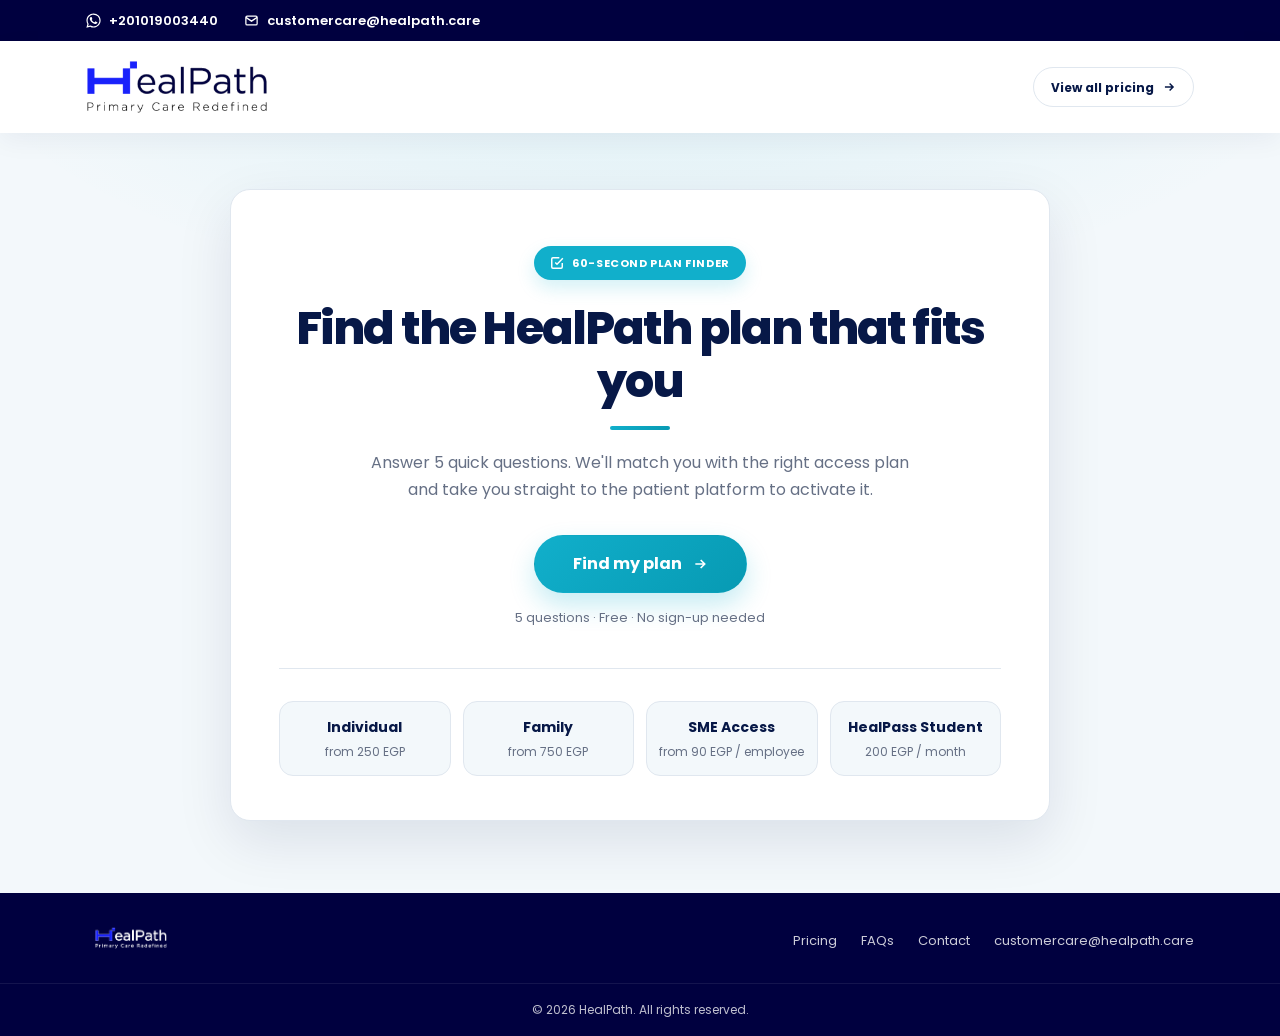
<file: index.html>
<!DOCTYPE html>
<html lang="en">
<head>
  <meta charset="UTF-8">
  <meta name="viewport" content="width=device-width, initial-scale=1.0">
  <title>HealPath — Find Your Access Plan</title>
  <meta name="description" content="Answer 5 quick questions and HealPath matches you with the right access plan: Individual, Family, SME Access, or the HealPass Student Program.">

  <link rel="icon" type="image/svg+xml" href="data:image/svg+xml,<svg xmlns='http://www.w3.org/2000/svg' viewBox='0 0 32 32'><rect width='32' height='32' rx='8' fill='%23071847'/><path d='M16 8v16M8 16h16' stroke='%2311AFCB' stroke-width='3.5' stroke-linecap='round'/></svg>">

  <!-- Brand font: Poppins (same as healpath website) -->
  <link rel="preconnect" href="https://fonts.googleapis.com">
  <link rel="preconnect" href="https://fonts.gstatic.com" crossorigin>
  <link href="https://fonts.googleapis.com/css2?family=Poppins:wght@300;400;500;600;700;800&display=swap" rel="stylesheet">

  <link rel="stylesheet" href="assets/css/healpath-theme.css?v=3">
  <link rel="stylesheet" href="assets/css/quiz-styles.css?v=3">
</head>
<body>

  <!-- Top contact bar (matches website) -->
  <div class="hp-topbar">
    <div class="hp-container hp-topbar__inner">
      <a href="https://wa.me/201019003440" target="_blank" rel="noopener">
        <svg width="15" height="15" viewBox="0 0 24 24" fill="currentColor" aria-hidden="true"><path d="M17.47 14.38c-.3-.15-1.75-.86-2.02-.96-.27-.1-.47-.15-.67.15-.2.3-.77.96-.94 1.16-.17.2-.35.22-.64.07-.3-.15-1.25-.46-2.38-1.47-.88-.79-1.47-1.76-1.65-2.06-.17-.3-.02-.46.13-.6.13-.14.3-.35.45-.52.15-.18.2-.3.3-.5.1-.2.05-.38-.02-.53-.08-.15-.67-1.6-.92-2.2-.24-.58-.49-.5-.67-.5h-.57c-.2 0-.52.07-.8.37-.27.3-1.04 1.02-1.04 2.48s1.07 2.88 1.21 3.08c.15.2 2.1 3.2 5.08 4.49.71.3 1.27.49 1.7.63.72.23 1.37.2 1.88.12.57-.09 1.75-.72 2-1.41.25-.7.25-1.29.17-1.41-.07-.13-.27-.2-.57-.35zM12.04 21.5h-.01a9.4 9.4 0 0 1-4.8-1.32l-.34-.2-3.57.94.95-3.48-.22-.36a9.4 9.4 0 0 1-1.44-5.02c0-5.2 4.23-9.43 9.44-9.43a9.38 9.38 0 0 1 9.43 9.44c0 5.2-4.24 9.43-9.44 9.43zm8.03-17.46A11.27 11.27 0 0 0 12.04.75C5.8.75.72 5.83.72 12.07c0 2 .52 3.94 1.51 5.65L.62 23.6l6.03-1.58a11.3 11.3 0 0 0 5.39 1.37h.01c6.24 0 11.32-5.08 11.32-11.32 0-3.03-1.18-5.87-3.3-8.02z"/></svg>
        +201019003440
      </a>
      <a href="mailto:customercare@healpath.care">
        <svg width="15" height="15" viewBox="0 0 24 24" fill="none" stroke="currentColor" stroke-width="2" aria-hidden="true"><rect x="3" y="5" width="18" height="14" rx="2"/><path d="m3 7 9 6 9-6"/></svg>
        customercare@healpath.care
      </a>
    </div>
  </div>

  <!-- Header -->
  <header class="hp-header">
    <div class="hp-container hp-header__inner">
      <a href="./" class="hp-header__logo" id="logo-home" aria-label="HealPath — restart the plan finder">
        <img src="assets/images/healpath-logo.png?v=3" alt="HealPath — Primary Care Redefined">
      </a>
      <a href="https://healpath.the-marketscene.com/pricing/" class="hp-header__link" target="_blank" rel="noopener">
        View all pricing
        <svg width="14" height="14" viewBox="0 0 24 24" fill="none" stroke="currentColor" stroke-width="2.5" aria-hidden="true"><path d="M5 12h14M13 6l6 6-6 6"/></svg>
      </a>
    </div>
  </header>

  <main class="hp-main">
    <div class="hp-container">

      <!-- STEP 0 · INTRO -->
      <section id="step-intro" class="hp-view is-active" aria-labelledby="intro-title">
        <div class="hp-intro">
          <span class="hp-kicker">
            <svg width="14" height="14" viewBox="0 0 24 24" fill="none" stroke="currentColor" stroke-width="2.5" aria-hidden="true"><path d="M9 11l3 3L22 4"/><path d="M21 12v7a2 2 0 0 1-2 2H5a2 2 0 0 1-2-2V5a2 2 0 0 1 2-2h11"/></svg>
            60-second plan finder
          </span>
          <h1 id="intro-title" class="hp-intro__title">Find the HealPath plan that fits you</h1>
          <span class="hp-underline" aria-hidden="true"></span>
          <p class="hp-intro__lead">Answer 5 quick questions. We'll match you with the right access plan and take you straight to the patient platform to activate it.</p>

          <button type="button" class="hp-btn hp-btn--primary hp-btn--lg" id="btn-start">
            Find my plan
            <svg width="16" height="16" viewBox="0 0 24 24" fill="none" stroke="currentColor" stroke-width="2.5" aria-hidden="true"><path d="M5 12h14M13 6l6 6-6 6"/></svg>
          </button>
          <span class="hp-intro__note">5 questions · Free · No sign-up needed</span>

          <div class="hp-intro__plans" aria-label="Plans we match you with">
            <div class="hp-mini-plan"><span class="hp-mini-plan__name">Individual</span><span class="hp-mini-plan__price">from 250 EGP</span></div>
            <div class="hp-mini-plan"><span class="hp-mini-plan__name">Family</span><span class="hp-mini-plan__price">from 750 EGP</span></div>
            <div class="hp-mini-plan"><span class="hp-mini-plan__name">SME Access</span><span class="hp-mini-plan__price">from 90 EGP / employee</span></div>
            <div class="hp-mini-plan"><span class="hp-mini-plan__name">HealPass Student</span><span class="hp-mini-plan__price">200 EGP / month</span></div>
          </div>
        </div>
      </section>

      <!-- STEP 1 · QUIZ -->
      <section id="step-quiz" class="hp-view" aria-live="polite">
        <div class="hp-quiz">
          <div class="hp-progress">
            <div class="hp-progress__meta">
              <span id="q-counter">Question 1 of 5</span>
              <span id="q-percent">20%</span>
            </div>
            <div class="hp-progress__track"><div id="q-bar" class="hp-progress__fill" style="width:20%"></div></div>
          </div>

          <h2 id="q-title" class="hp-quiz__title"></h2>
          <p id="q-subtitle" class="hp-quiz__subtitle"></p>

          <div id="q-options" class="hp-options" role="radiogroup" aria-labelledby="q-title"></div>

          <div class="hp-quiz__nav">
            <button type="button" id="btn-back" class="hp-btn-link" hidden>
              <svg width="14" height="14" viewBox="0 0 24 24" fill="none" stroke="currentColor" stroke-width="2.5" aria-hidden="true"><path d="M19 12H5M11 18l-6-6 6-6"/></svg>
              Back
            </button>
          </div>
        </div>
      </section>

      <!-- STEP 2 · LOADING -->
      <section id="step-loading" class="hp-view">
        <div class="hp-loading">
          <div class="hp-spinner" aria-hidden="true"></div>
          <h2 class="hp-loading__title">Matching your answers</h2>
          <p class="hp-loading__text">Comparing your needs with every HealPath access plan…</p>
        </div>
      </section>

      <!-- STEP 3 · RESULT -->
      <section id="step-result" class="hp-view">
        <header class="hp-result-head">
          <span class="hp-kicker">
            <svg width="14" height="14" viewBox="0 0 24 24" fill="none" stroke="currentColor" stroke-width="2.5" aria-hidden="true"><path d="M20 6 9 17l-5-5"/></svg>
            Your best match
          </span>
          <h2 id="result-title" class="hp-result-head__title"></h2>
          <p id="result-lead" class="hp-result-head__lead"></p>
        </header>

        <div id="result-plan"></div>

        <div id="result-why" class="hp-why"></div>

        <div id="result-alt"></div>

        <div class="hp-result-foot">
          <div class="hp-notice">
            <svg width="18" height="18" viewBox="0 0 24 24" fill="none" stroke="currentColor" stroke-width="2" aria-hidden="true"><circle cx="12" cy="12" r="10"/><path d="M12 16v-4M12 8h.01"/></svg>
            <p><strong>Registration is required before activation.</strong> Access starts after payment and registration on the HealPath patient platform.</p>
          </div>
          <button type="button" id="btn-retake" class="hp-btn-link">
            <svg width="14" height="14" viewBox="0 0 24 24" fill="none" stroke="currentColor" stroke-width="2.5" aria-hidden="true"><path d="M3 12a9 9 0 1 0 3-6.7L3 8"/><path d="M3 3v5h5"/></svg>
            Retake the quiz
          </button>
        </div>
      </section>

    </div>
  </main>

  <footer class="hp-footer">
    <div class="hp-container hp-footer__inner">
      <img src="assets/images/healpath-logo-white.png" alt="HealPath" class="hp-footer__logo">
      <div class="hp-footer__links">
        <a href="https://healpath.the-marketscene.com/pricing/" target="_blank" rel="noopener">Pricing</a>
        <a href="https://healpath.the-marketscene.com/faqs/" target="_blank" rel="noopener">FAQs</a>
        <a href="https://healpath.the-marketscene.com/contact/" target="_blank" rel="noopener">Contact</a>
        <a href="mailto:customercare@healpath.care">customercare@healpath.care</a>
      </div>
    </div>
    <div class="hp-footer__bottom">&copy; 2026 HealPath. All rights reserved.</div>
  </footer>

  <script src="assets/js/quiz-app.js?v=3"></script>
</body>
</html>
</file>
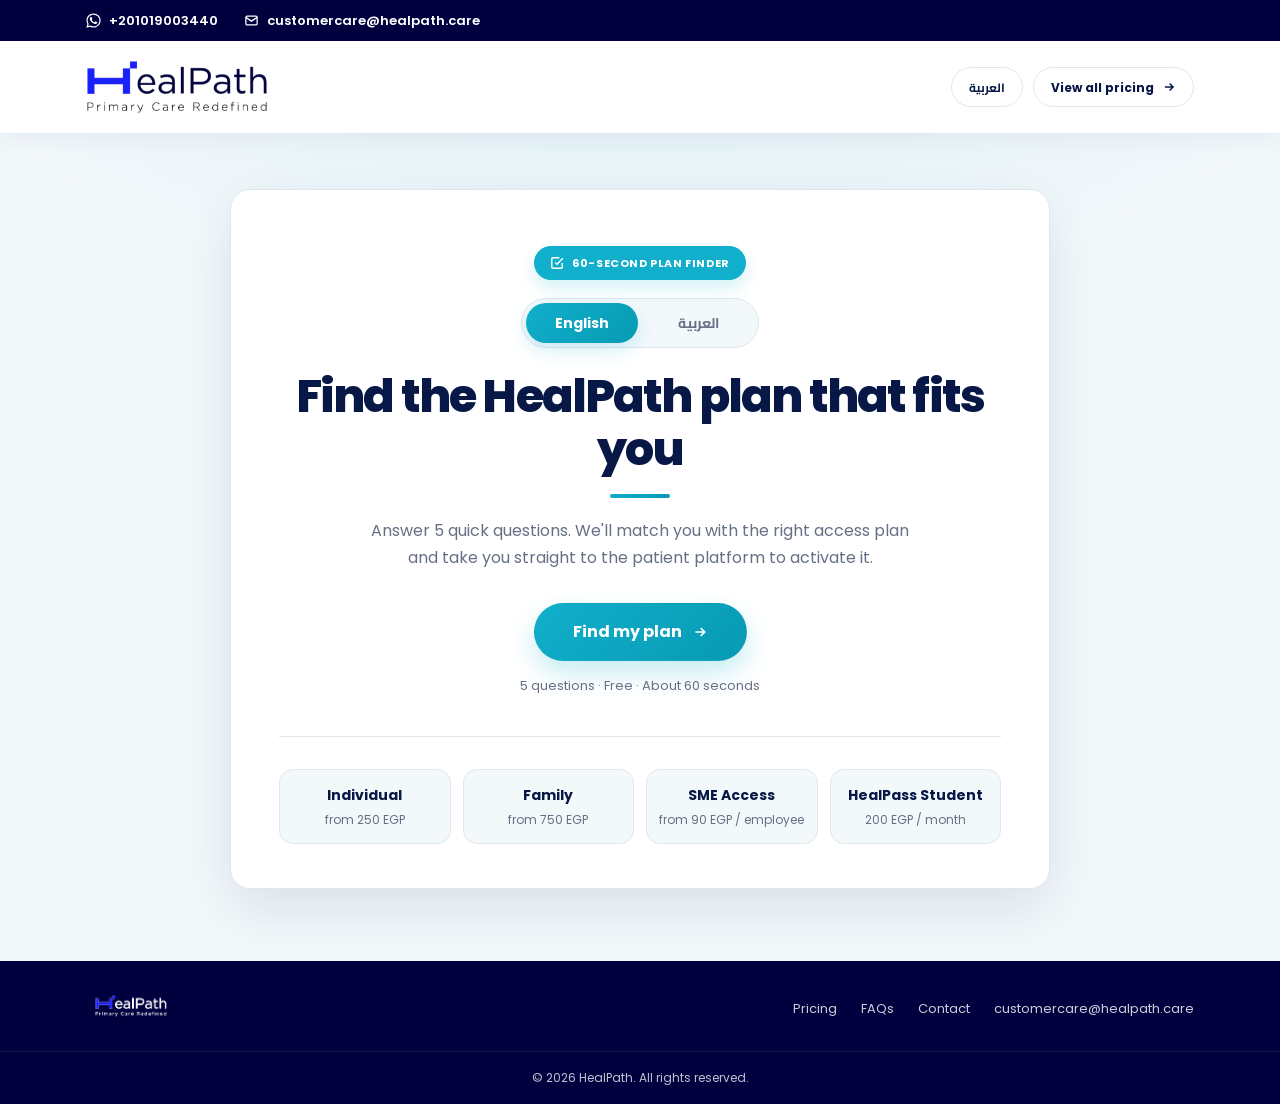
<file: frontend/index.html>
<!DOCTYPE html>
<html lang="en">
<head>
  <meta charset="UTF-8">
  <meta name="viewport" content="width=device-width, initial-scale=1.0">
  <title>HealPath — Find Your Access Plan</title>
  <meta name="robots" content="noindex">
  <!-- The plan funnel moved to subs-funnel/. Keep old ad links working, including ?lang= and UTM tags. -->
  <script>location.replace('subs-funnel/' + location.search + location.hash);</script>
  <noscript><meta http-equiv="refresh" content="0; url=subs-funnel/"></noscript>
  <link rel="canonical" href="subs-funnel/">
</head>
<body>
  <p><a href="subs-funnel/">Continue to the HealPath plan finder</a></p>
</body>
</html>
</file>
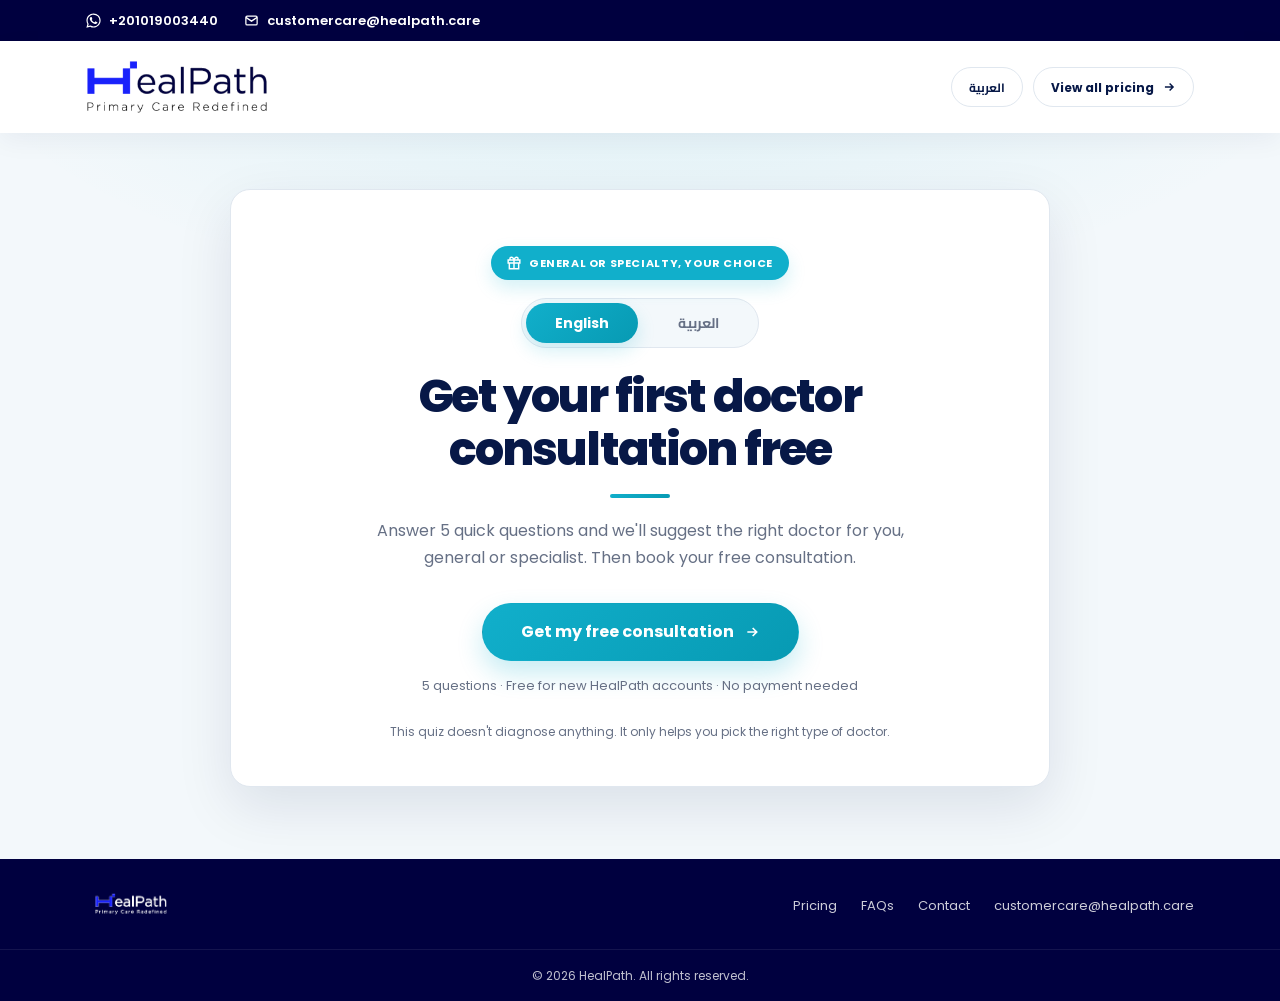
<file: frontend/consult/index.html>
<!DOCTYPE html>
<html lang="en">
<head>
  <meta charset="UTF-8">
  <meta name="viewport" content="width=device-width, initial-scale=1.0">
  <title>HealPath — Free Doctor Consultation</title>
  <meta name="description" content="Answer 5 quick questions and HealPath tells you which doctor fits your concern. Then book your first consultation free: general or specialty, your choice.">

  <link rel="icon" type="image/svg+xml" href="data:image/svg+xml,<svg xmlns='http://www.w3.org/2000/svg' viewBox='0 0 32 32'><rect width='32' height='32' rx='8' fill='%23071847'/><path d='M16 8v16M8 16h16' stroke='%2311AFCB' stroke-width='3.5' stroke-linecap='round'/></svg>">

  <!-- Brand font: Poppins (same as healpath website) -->
  <link rel="preconnect" href="https://fonts.googleapis.com">
  <link rel="preconnect" href="https://fonts.gstatic.com" crossorigin>
  <link href="https://fonts.googleapis.com/css2?family=Poppins:wght@300;400;500;600;700;800&family=Cairo:wght@400;500;600;700;800&display=swap" rel="stylesheet">

  <link rel="stylesheet" href="../shared/css/healpath-theme.css?v=6">
  <link rel="stylesheet" href="../shared/css/quiz-styles.css?v=6">
  <link rel="stylesheet" href="css/consult.css?v=2">
</head>
<body>

  <!-- Top contact bar (matches website) -->
  <div class="hp-topbar">
    <div class="hp-container hp-topbar__inner">
      <a href="https://wa.me/201019003440" target="_blank" rel="noopener">
        <svg width="15" height="15" viewBox="0 0 24 24" fill="currentColor" aria-hidden="true"><path d="M17.47 14.38c-.3-.15-1.75-.86-2.02-.96-.27-.1-.47-.15-.67.15-.2.3-.77.96-.94 1.16-.17.2-.35.22-.64.07-.3-.15-1.25-.46-2.38-1.47-.88-.79-1.47-1.76-1.65-2.06-.17-.3-.02-.46.13-.6.13-.14.3-.35.45-.52.15-.18.2-.3.3-.5.1-.2.05-.38-.02-.53-.08-.15-.67-1.6-.92-2.2-.24-.58-.49-.5-.67-.5h-.57c-.2 0-.52.07-.8.37-.27.3-1.04 1.02-1.04 2.48s1.07 2.88 1.21 3.08c.15.2 2.1 3.2 5.08 4.49.71.3 1.27.49 1.7.63.72.23 1.37.2 1.88.12.57-.09 1.75-.72 2-1.41.25-.7.25-1.29.17-1.41-.07-.13-.27-.2-.57-.35zM12.04 21.5h-.01a9.4 9.4 0 0 1-4.8-1.32l-.34-.2-3.57.94.95-3.48-.22-.36a9.4 9.4 0 0 1-1.44-5.02c0-5.2 4.23-9.43 9.44-9.43a9.38 9.38 0 0 1 9.43 9.44c0 5.2-4.24 9.43-9.44 9.43zm8.03-17.46A11.27 11.27 0 0 0 12.04.75C5.8.75.72 5.83.72 12.07c0 2 .52 3.94 1.51 5.65L.62 23.6l6.03-1.58a11.3 11.3 0 0 0 5.39 1.37h.01c6.24 0 11.32-5.08 11.32-11.32 0-3.03-1.18-5.87-3.3-8.02z"/></svg>
        <span dir="ltr">+201019003440</span>
      </a>
      <a href="mailto:customercare@healpath.care">
        <svg width="15" height="15" viewBox="0 0 24 24" fill="none" stroke="currentColor" stroke-width="2" aria-hidden="true"><rect x="3" y="5" width="18" height="14" rx="2"/><path d="m3 7 9 6 9-6"/></svg>
        customercare@healpath.care
      </a>
    </div>
  </div>

  <!-- Header -->
  <header class="hp-header">
    <div class="hp-container hp-header__inner">
      <a href="./" class="hp-header__logo" id="logo-home" aria-label="HealPath — restart">
        <img src="../shared/images/healpath-logo.png?v=4" alt="HealPath — Primary Care Redefined">
      </a>
      <div class="hp-header__actions">
      <button type="button" class="hp-header__link hp-header__lang" id="btn-lang" lang="ar">العربية</button>
      <a href="https://healpath.the-marketscene.com/pricing/" class="hp-header__link" target="_blank" rel="noopener">
        <span data-i18n>View all pricing</span>
        <svg width="14" height="14" viewBox="0 0 24 24" fill="none" stroke="currentColor" stroke-width="2.5" aria-hidden="true"><path d="M5 12h14M13 6l6 6-6 6"/></svg>
      </a>
      </div>
    </div>
  </header>

  <main class="hp-main">
    <div class="hp-container">

      <!-- STEP 0 · INTRO -->
      <section id="step-intro" class="hp-view is-active" aria-labelledby="intro-title">
        <div class="hp-intro">
          <span class="hp-kicker">
            <svg width="14" height="14" viewBox="0 0 24 24" fill="none" stroke="currentColor" stroke-width="2.5" aria-hidden="true"><path d="M20 12v10H4V12M2 7h20v5H2zM12 22V7M12 7H7.5a2.5 2.5 0 0 1 0-5C11 2 12 7 12 7zM12 7h4.5a2.5 2.5 0 0 0 0-5C13 2 12 7 12 7z"/></svg>
            <span data-i18n>General or specialty, your choice</span>
          </span>
          <div class="hp-lang" role="group" aria-label="Choose language / اختر اللغة">
            <button type="button" class="hp-lang__btn is-active" data-lang="en" lang="en" aria-pressed="true">English</button>
            <button type="button" class="hp-lang__btn" data-lang="ar" lang="ar" aria-pressed="false">العربية</button>
          </div>
          <h1 id="intro-title" class="hp-intro__title" data-i18n>Get your first doctor consultation free</h1>
          <span class="hp-underline" aria-hidden="true"></span>
          <p class="hp-intro__lead" data-i18n>Answer 5 quick questions and we'll suggest the right doctor for you, general or specialist. Then book your free consultation.</p>

          <button type="button" class="hp-btn hp-btn--primary hp-btn--lg" id="btn-start">
            <span data-i18n>Get my free consultation</span>
            <svg width="16" height="16" viewBox="0 0 24 24" fill="none" stroke="currentColor" stroke-width="2.5" aria-hidden="true"><path d="M5 12h14M13 6l6 6-6 6"/></svg>
          </button>
          <span class="hp-intro__note" data-i18n>5 questions · Free for new HealPath accounts · No payment needed</span>
          <p class="hp-disclaimer" data-i18n>This quiz doesn't diagnose anything. It only helps you pick the right type of doctor.</p>
        </div>
      </section>

      <!-- STEP 1 · DETAILS (name + phone first, so we never ask again) -->
      <section id="step-details" class="hp-view">
        <div class="hp-quiz">
          <h2 class="hp-quiz__title hp-details__title" data-i18n>First, your details</h2>
          <p class="hp-quiz__subtitle" data-i18n>We use them to hold your free consultation and set up your HealPath account, so you won't type them again.</p>
          <form id="details-form" class="hp-form hp-form--first" novalidate>
            <div class="hp-form__grid">
              <label class="hp-field">
                <span class="hp-field__label" data-i18n>Full name</span>
                <input type="text" name="name" autocomplete="name" required>
                <span class="hp-field__error" data-for="name"></span>
              </label>
              <label class="hp-field">
                <span class="hp-field__label" data-i18n>Mobile number</span>
                <input type="tel" name="phone" autocomplete="tel" inputmode="tel" dir="ltr" placeholder="01x xxxx xxxx" required>
                <span class="hp-field__error" data-for="phone"></span>
              </label>
            </div>
            <label class="hp-check">
              <input type="checkbox" name="marketing">
              <span data-i18n>Send me HealPath health tips and offers. You can stop them anytime.</span>
            </label>
            <button type="submit" class="hp-btn hp-btn--primary hp-btn--lg hp-btn--block">
              <span data-i18n>Continue</span>
              <svg width="16" height="16" viewBox="0 0 24 24" fill="none" stroke="currentColor" stroke-width="2.5" aria-hidden="true"><path d="M5 12h14M13 6l6 6-6 6"/></svg>
            </button>
            <p class="hp-form__note" data-i18n>Use the number you'll create your HealPath account with. The free consultation is for new accounts only.</p>
          </form>
        </div>
      </section>

      <!-- STEP 2 · QUIZ -->
      <section id="step-quiz" class="hp-view" aria-live="polite">
        <div class="hp-quiz">
          <div class="hp-progress">
            <div class="hp-progress__meta">
              <span id="q-counter">Question 1 of 5</span>
              <span id="q-percent">20%</span>
            </div>
            <div class="hp-progress__track"><div id="q-bar" class="hp-progress__fill" style="width:20%"></div></div>
          </div>

          <h2 id="q-title" class="hp-quiz__title"></h2>
          <p id="q-subtitle" class="hp-quiz__subtitle"></p>

          <div id="q-options" class="hp-options" role="radiogroup" aria-labelledby="q-title"></div>

          <div class="hp-quiz__nav">
            <button type="button" id="btn-back" class="hp-btn-link" hidden>
              <svg width="14" height="14" viewBox="0 0 24 24" fill="none" stroke="currentColor" stroke-width="2.5" aria-hidden="true"><path d="M19 12H5M11 18l-6-6 6-6"/></svg>
              <span data-i18n>Back</span>
            </button>
          </div>
        </div>
      </section>

      <!-- EMERGENCY (shown instead of a booking when danger signs are picked) -->
      <section id="step-emergency" class="hp-view">
        <div class="hp-emergency">
          <span class="hp-emergency__icon" aria-hidden="true">
            <svg viewBox="0 0 24 24" fill="none" stroke="currentColor" stroke-width="2.2" stroke-linecap="round"><path d="M10.3 3.9 1.8 18a2 2 0 0 0 1.7 3h17a2 2 0 0 0 1.7-3L13.7 3.9a2 2 0 0 0-3.4 0zM12 9v4M12 17h.01"/></svg>
          </span>
          <h2 data-i18n>Please get emergency help now</h2>
          <p data-i18n>Chest pain, trouble breathing, fainting, heavy bleeding or sudden weakness need urgent care in person. Don't wait for an online consultation.</p>
          <a href="tel:123" class="hp-btn hp-btn--danger hp-btn--lg">
            <svg width="16" height="16" viewBox="0 0 24 24" fill="none" stroke="currentColor" stroke-width="2.2" aria-hidden="true"><path d="M22 16.9v3a2 2 0 0 1-2.2 2 19.8 19.8 0 0 1-8.6-3.1 19.5 19.5 0 0 1-6-6A19.8 19.8 0 0 1 2.1 4.2 2 2 0 0 1 4.1 2h3a2 2 0 0 1 2 1.7c.1.9.4 1.8.7 2.7a2 2 0 0 1-.5 2.1L8 9.8a16 16 0 0 0 6 6l1.3-1.3a2 2 0 0 1 2.1-.4c.9.3 1.8.6 2.7.7a2 2 0 0 1 1.7 2z"/></svg>
            <span data-i18n>Call 123 (Ambulance)</span>
          </a>
          <p class="hp-emergency__note" data-i18n>Or go to the nearest emergency room.</p>
          <button type="button" id="btn-emergency-back" class="hp-btn-link">
            <svg width="14" height="14" viewBox="0 0 24 24" fill="none" stroke="currentColor" stroke-width="2.5" aria-hidden="true"><path d="M19 12H5M11 18l-6-6 6-6"/></svg>
            <span data-i18n>I picked this by mistake</span>
          </button>
        </div>
      </section>

      <!-- STEP 2 · LOADING -->
      <section id="step-loading" class="hp-view">
        <div class="hp-loading">
          <div class="hp-spinner" aria-hidden="true"></div>
          <h2 class="hp-loading__title" data-i18n>Finding the right doctor</h2>
          <p class="hp-loading__text" data-i18n>Matching your answers with our doctors…</p>
        </div>
      </section>

      <!-- STEP 3 · RESULT: pick general or specialty, then book -->
      <section id="step-result" class="hp-view">
        <header class="hp-result-head">
          <span class="hp-kicker">
            <svg width="14" height="14" viewBox="0 0 24 24" fill="none" stroke="currentColor" stroke-width="2.5" aria-hidden="true"><path d="M20 6 9 17l-5-5"/></svg>
            <span data-i18n>Our suggestion</span>
          </span>
          <h2 id="result-title" class="hp-result-head__title"></h2>
          <p id="result-lead" class="hp-result-head__lead"></p>
        </header>

        <div id="result-why" class="hp-why"></div>

        <div class="hp-book">
          <h3 id="choice-title" class="hp-book__title" data-i18n>Choose your free consultation</h3>
          <div id="choice-cards" class="hp-choices" role="radiogroup" aria-labelledby="choice-title"></div>

          <div class="hp-slots" id="slot-picker">
            <h3 class="hp-book__title" data-i18n>Pick a date and time</h3>
            <p class="hp-slots__sub" data-i18n>Times are in Cairo time. These are the doctors' open slots right now.</p>
            <p class="hp-slots__demo" id="slots-demo" hidden data-i18n>Demo times: not connected to the booking system yet.</p>
            <div class="hp-days" id="slot-days" role="radiogroup" data-i18n-aria aria-label="Date"></div>
            <div class="hp-times" id="slot-times" role="radiogroup" data-i18n-aria aria-label="Time"></div>
            <p class="hp-slots__status" id="slots-status" aria-live="polite"></p>
            <p class="hp-slots__error" id="slot-error" aria-live="assertive"></p>
          </div>

          <div class="hp-confirm">
            <p class="hp-confirm__summary" id="book-summary"></p>
            <p class="hp-confirm__who" id="book-who"></p>
            <button type="button" class="hp-btn hp-btn--primary hp-btn--lg hp-btn--block" id="btn-book">
              <span data-i18n>Book my free consultation</span>
              <svg width="16" height="16" viewBox="0 0 24 24" fill="none" stroke="currentColor" stroke-width="2.5" aria-hidden="true"><path d="M5 12h14M13 6l6 6-6 6"/></svg>
            </button>
            <p class="hp-form__note" data-i18n>We hold this time for 15 minutes. Next, create your free HealPath account with this number to confirm it. New accounts only, one free consultation each.</p>
          </div>
        </div>

        <div class="hp-result-foot">
          <button type="button" id="btn-retake" class="hp-btn-link">
            <svg width="14" height="14" viewBox="0 0 24 24" fill="none" stroke="currentColor" stroke-width="2.5" aria-hidden="true"><path d="M3 12a9 9 0 1 0 3-6.7L3 8"/><path d="M3 3v5h5"/></svg>
            <span data-i18n>Retake the quiz</span>
          </button>
        </div>
      </section>

    </div>
  </main>

  <footer class="hp-footer">
    <div class="hp-container hp-footer__inner">
      <img src="../shared/images/healpath-logo-white.png" alt="HealPath" class="hp-footer__logo">
      <div class="hp-footer__links">
        <a href="https://healpath.the-marketscene.com/pricing/" target="_blank" rel="noopener" data-i18n>Pricing</a>
        <a href="https://healpath.the-marketscene.com/faqs/" target="_blank" rel="noopener" data-i18n>FAQs</a>
        <a href="https://healpath.the-marketscene.com/contact/" target="_blank" rel="noopener" data-i18n>Contact</a>
        <a href="mailto:customercare@healpath.care">customercare@healpath.care</a>
      </div>
    </div>
    <div class="hp-footer__bottom" data-i18n="footer.rights">&copy; 2026 HealPath. All rights reserved.</div>
  </footer>

  <script src="../shared/js/tracking.js?v=1"></script>
  <script src="../shared/js/i18n.js?v=1"></script>
  <script src="../shared/js/time.js?v=1"></script>
  <script src="js/lang-ar.js?v=2"></script>
  <script src="js/consult-app.js?v=2"></script>
</body>
</html>
</file>
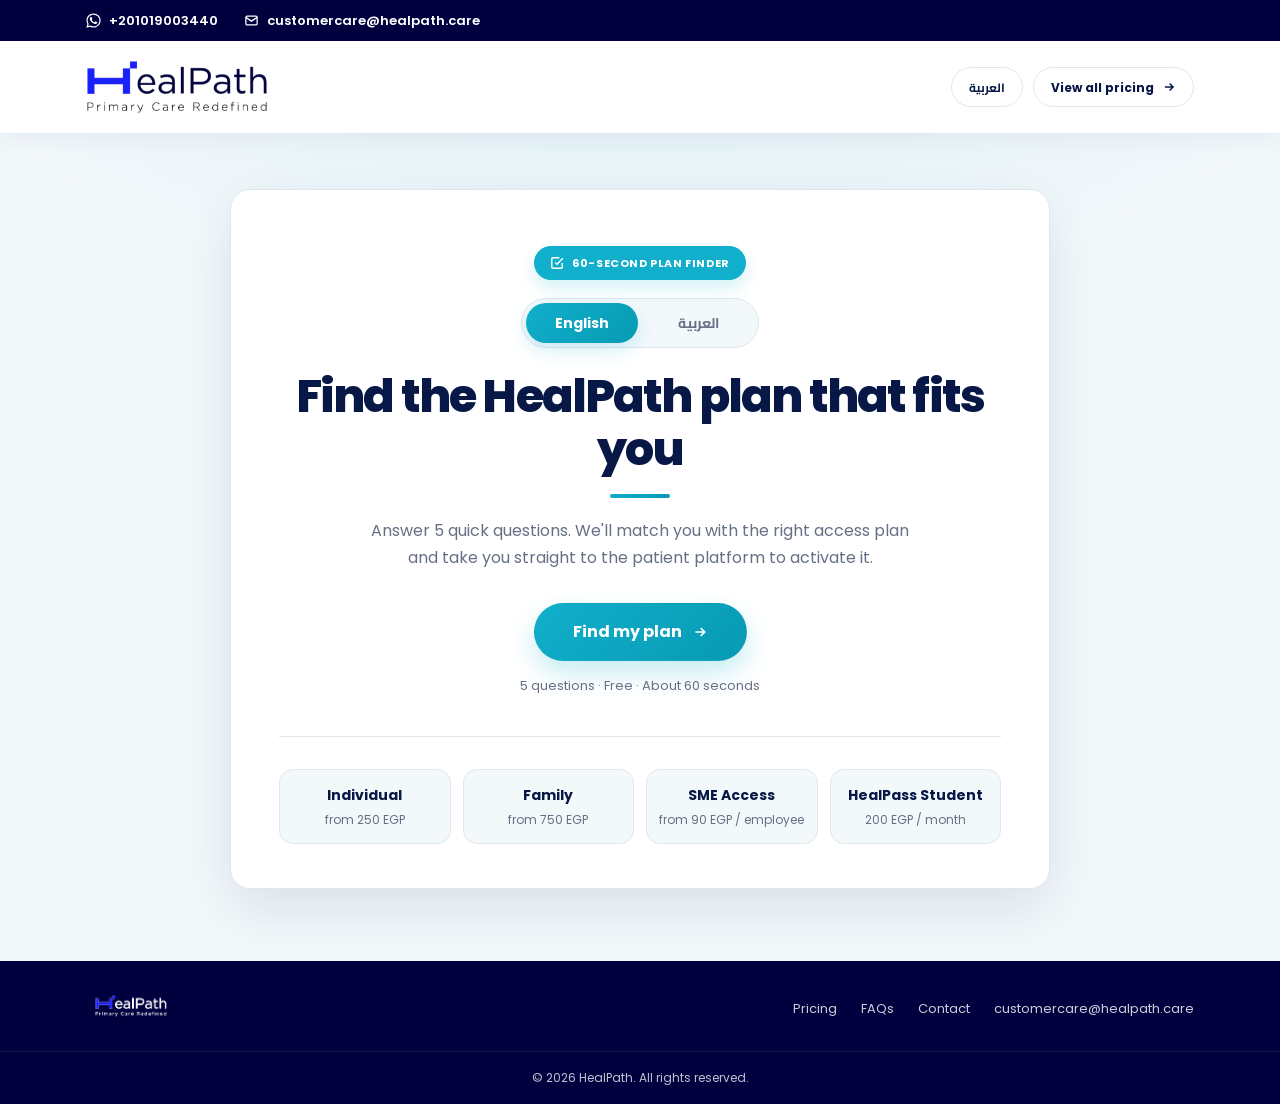
<file: frontend/subs-funnel/index.html>
<!DOCTYPE html>
<html lang="en">
<head>
  <meta charset="UTF-8">
  <meta name="viewport" content="width=device-width, initial-scale=1.0">
  <title>HealPath — Find Your Access Plan</title>
  <meta name="description" content="Answer 5 quick questions and HealPath matches you with the right access plan: Individual, Family, SME Access, or the HealPass Student Program.">

  <link rel="icon" type="image/svg+xml" href="data:image/svg+xml,<svg xmlns='http://www.w3.org/2000/svg' viewBox='0 0 32 32'><rect width='32' height='32' rx='8' fill='%23071847'/><path d='M16 8v16M8 16h16' stroke='%2311AFCB' stroke-width='3.5' stroke-linecap='round'/></svg>">

  <!-- Brand font: Poppins (same as healpath website) -->
  <link rel="preconnect" href="https://fonts.googleapis.com">
  <link rel="preconnect" href="https://fonts.gstatic.com" crossorigin>
  <link href="https://fonts.googleapis.com/css2?family=Poppins:wght@300;400;500;600;700;800&family=Cairo:wght@400;500;600;700;800&display=swap" rel="stylesheet">

  <link rel="stylesheet" href="../shared/css/healpath-theme.css?v=7">
  <link rel="stylesheet" href="../shared/css/quiz-styles.css?v=7">
</head>
<body>

  <!-- Top contact bar (matches website) -->
  <div class="hp-topbar">
    <div class="hp-container hp-topbar__inner">
      <a href="https://wa.me/201019003440" target="_blank" rel="noopener">
        <svg width="15" height="15" viewBox="0 0 24 24" fill="currentColor" aria-hidden="true"><path d="M17.47 14.38c-.3-.15-1.75-.86-2.02-.96-.27-.1-.47-.15-.67.15-.2.3-.77.96-.94 1.16-.17.2-.35.22-.64.07-.3-.15-1.25-.46-2.38-1.47-.88-.79-1.47-1.76-1.65-2.06-.17-.3-.02-.46.13-.6.13-.14.3-.35.45-.52.15-.18.2-.3.3-.5.1-.2.05-.38-.02-.53-.08-.15-.67-1.6-.92-2.2-.24-.58-.49-.5-.67-.5h-.57c-.2 0-.52.07-.8.37-.27.3-1.04 1.02-1.04 2.48s1.07 2.88 1.21 3.08c.15.2 2.1 3.2 5.08 4.49.71.3 1.27.49 1.7.63.72.23 1.37.2 1.88.12.57-.09 1.75-.72 2-1.41.25-.7.25-1.29.17-1.41-.07-.13-.27-.2-.57-.35zM12.04 21.5h-.01a9.4 9.4 0 0 1-4.8-1.32l-.34-.2-3.57.94.95-3.48-.22-.36a9.4 9.4 0 0 1-1.44-5.02c0-5.2 4.23-9.43 9.44-9.43a9.38 9.38 0 0 1 9.43 9.44c0 5.2-4.24 9.43-9.44 9.43zm8.03-17.46A11.27 11.27 0 0 0 12.04.75C5.8.75.72 5.83.72 12.07c0 2 .52 3.94 1.51 5.65L.62 23.6l6.03-1.58a11.3 11.3 0 0 0 5.39 1.37h.01c6.24 0 11.32-5.08 11.32-11.32 0-3.03-1.18-5.87-3.3-8.02z"/></svg>
        <span dir="ltr">+201019003440</span>
      </a>
      <a href="mailto:customercare@healpath.care">
        <svg width="15" height="15" viewBox="0 0 24 24" fill="none" stroke="currentColor" stroke-width="2" aria-hidden="true"><rect x="3" y="5" width="18" height="14" rx="2"/><path d="m3 7 9 6 9-6"/></svg>
        customercare@healpath.care
      </a>
    </div>
  </div>

  <!-- Header -->
  <header class="hp-header">
    <div class="hp-container hp-header__inner">
      <a href="./" class="hp-header__logo" id="logo-home" aria-label="HealPath — restart the plan finder">
        <img src="../shared/images/healpath-logo.png?v=4" alt="HealPath — Primary Care Redefined">
      </a>
      <div class="hp-header__actions">
      <button type="button" class="hp-header__link hp-header__lang" id="btn-lang" lang="ar">العربية</button>
      <a href="https://healpath.the-marketscene.com/pricing/" class="hp-header__link" target="_blank" rel="noopener">
        <span data-i18n>View all pricing</span>
        <svg width="14" height="14" viewBox="0 0 24 24" fill="none" stroke="currentColor" stroke-width="2.5" aria-hidden="true"><path d="M5 12h14M13 6l6 6-6 6"/></svg>
      </a>
      </div>
    </div>
  </header>

  <main class="hp-main">
    <div class="hp-container">

      <!-- STEP 0 · INTRO -->
      <section id="step-intro" class="hp-view is-active" aria-labelledby="intro-title">
        <div class="hp-intro">
          <span class="hp-kicker">
            <svg width="14" height="14" viewBox="0 0 24 24" fill="none" stroke="currentColor" stroke-width="2.5" aria-hidden="true"><path d="M9 11l3 3L22 4"/><path d="M21 12v7a2 2 0 0 1-2 2H5a2 2 0 0 1-2-2V5a2 2 0 0 1 2-2h11"/></svg>
            <span data-i18n>60-second plan finder</span>
          </span>
          <div class="hp-lang" role="group" aria-label="Choose language / اختر اللغة">
            <button type="button" class="hp-lang__btn is-active" data-lang="en" lang="en" aria-pressed="true">English</button>
            <button type="button" class="hp-lang__btn" data-lang="ar" lang="ar" aria-pressed="false">العربية</button>
          </div>
          <h1 id="intro-title" class="hp-intro__title" data-i18n>Find the HealPath plan that fits you</h1>
          <span class="hp-underline" aria-hidden="true"></span>
          <p class="hp-intro__lead" data-i18n>Answer 5 quick questions. We'll match you with the right access plan and take you straight to the patient platform to activate it.</p>

          <button type="button" class="hp-btn hp-btn--primary hp-btn--lg" id="btn-start">
            <span data-i18n>Find my plan</span>
            <svg width="16" height="16" viewBox="0 0 24 24" fill="none" stroke="currentColor" stroke-width="2.5" aria-hidden="true"><path d="M5 12h14M13 6l6 6-6 6"/></svg>
          </button>
          <span class="hp-intro__note" data-i18n>5 questions · Free · About 60 seconds</span>

          <div class="hp-intro__plans" aria-label="Plans we match you with" data-i18n-aria>
            <div class="hp-mini-plan"><span class="hp-mini-plan__name" data-i18n>Individual</span><span class="hp-mini-plan__price" data-i18n>from 250 EGP</span></div>
            <div class="hp-mini-plan"><span class="hp-mini-plan__name" data-i18n>Family</span><span class="hp-mini-plan__price" data-i18n>from 750 EGP</span></div>
            <div class="hp-mini-plan"><span class="hp-mini-plan__name" data-i18n>SME Access</span><span class="hp-mini-plan__price" data-i18n>from 90 EGP / employee</span></div>
            <div class="hp-mini-plan"><span class="hp-mini-plan__name" data-i18n>HealPass Student</span><span class="hp-mini-plan__price" data-i18n>200 EGP / month</span></div>
          </div>
        </div>
      </section>

      <!-- STEP 1 · DETAILS (name + phone first, so we never ask again) -->
      <section id="step-details" class="hp-view">
        <div class="hp-quiz">
          <h2 class="hp-quiz__title hp-details__title" data-i18n>First, your details</h2>
          <p class="hp-quiz__subtitle" data-i18n>We use them to set up your HealPath account and send you your plan, so you won't type them again.</p>
          <form id="details-form" class="hp-form hp-form--first" novalidate>
            <div class="hp-form__grid">
              <label class="hp-field">
                <span class="hp-field__label" data-i18n>Full name</span>
                <input type="text" name="name" autocomplete="name" required>
                <span class="hp-field__error" data-for="name"></span>
              </label>
              <label class="hp-field">
                <span class="hp-field__label" data-i18n>Mobile number</span>
                <input type="tel" name="phone" autocomplete="tel" inputmode="tel" dir="ltr" placeholder="01x xxxx xxxx" required>
                <span class="hp-field__error" data-for="phone"></span>
              </label>
            </div>
            <label class="hp-check">
              <input type="checkbox" name="marketing">
              <span data-i18n>Send me HealPath health tips and offers. You can stop them anytime.</span>
            </label>
            <button type="submit" class="hp-btn hp-btn--primary hp-btn--lg hp-btn--block">
              <span data-i18n>Continue</span>
              <svg width="16" height="16" viewBox="0 0 24 24" fill="none" stroke="currentColor" stroke-width="2.5" aria-hidden="true"><path d="M5 12h14M13 6l6 6-6 6"/></svg>
            </button>
            <p class="hp-form__note" data-i18n>Use the number you'll use on the HealPath patient platform.</p>
          </form>
        </div>
      </section>

      <!-- STEP 2 · QUIZ -->
      <section id="step-quiz" class="hp-view" aria-live="polite">
        <div class="hp-quiz">
          <div class="hp-progress">
            <div class="hp-progress__meta">
              <span id="q-counter">Question 1 of 5</span>
              <span id="q-percent">20%</span>
            </div>
            <div class="hp-progress__track"><div id="q-bar" class="hp-progress__fill" style="width:20%"></div></div>
          </div>

          <h2 id="q-title" class="hp-quiz__title"></h2>
          <p id="q-subtitle" class="hp-quiz__subtitle"></p>

          <div id="q-options" class="hp-options" role="radiogroup" aria-labelledby="q-title"></div>

          <div class="hp-quiz__nav">
            <button type="button" id="btn-back" class="hp-btn-link" hidden>
              <svg width="14" height="14" viewBox="0 0 24 24" fill="none" stroke="currentColor" stroke-width="2.5" aria-hidden="true"><path d="M19 12H5M11 18l-6-6 6-6"/></svg>
              <span data-i18n>Back</span>
            </button>
          </div>
        </div>
      </section>

      <!-- STEP 2 · LOADING -->
      <section id="step-loading" class="hp-view">
        <div class="hp-loading">
          <div class="hp-spinner" aria-hidden="true"></div>
          <h2 class="hp-loading__title" data-i18n>Matching your answers</h2>
          <p class="hp-loading__text" data-i18n>Comparing your needs with every HealPath access plan…</p>
        </div>
      </section>

      <!-- STEP 3 · RESULT -->
      <section id="step-result" class="hp-view">
        <header class="hp-result-head">
          <span class="hp-kicker">
            <svg width="14" height="14" viewBox="0 0 24 24" fill="none" stroke="currentColor" stroke-width="2.5" aria-hidden="true"><path d="M20 6 9 17l-5-5"/></svg>
            <span data-i18n>Your best match</span>
          </span>
          <h2 id="result-title" class="hp-result-head__title"></h2>
          <p id="result-lead" class="hp-result-head__lead"></p>
        </header>

        <div id="result-plan"></div>

        <div id="result-why" class="hp-why"></div>

        <div id="result-alt"></div>

        <div class="hp-result-foot">
          <div class="hp-notice">
            <svg width="18" height="18" viewBox="0 0 24 24" fill="none" stroke="currentColor" stroke-width="2" aria-hidden="true"><circle cx="12" cy="12" r="10"/><path d="M12 16v-4M12 8h.01"/></svg>
            <p data-i18n="notice.register"><strong>Registration is required before activation.</strong> Access starts after payment and registration on the HealPath patient platform.</p>
          </div>
          <button type="button" id="btn-retake" class="hp-btn-link">
            <svg width="14" height="14" viewBox="0 0 24 24" fill="none" stroke="currentColor" stroke-width="2.5" aria-hidden="true"><path d="M3 12a9 9 0 1 0 3-6.7L3 8"/><path d="M3 3v5h5"/></svg>
            <span data-i18n>Retake the quiz</span>
          </button>
        </div>
      </section>

    </div>
  </main>

  <footer class="hp-footer">
    <div class="hp-container hp-footer__inner">
      <img src="../shared/images/healpath-logo-white.png" alt="HealPath" class="hp-footer__logo">
      <div class="hp-footer__links">
        <a href="https://healpath.the-marketscene.com/pricing/" target="_blank" rel="noopener" data-i18n>Pricing</a>
        <a href="https://healpath.the-marketscene.com/faqs/" target="_blank" rel="noopener" data-i18n>FAQs</a>
        <a href="https://healpath.the-marketscene.com/contact/" target="_blank" rel="noopener" data-i18n>Contact</a>
        <a href="mailto:customercare@healpath.care">customercare@healpath.care</a>
      </div>
    </div>
    <div class="hp-footer__bottom" data-i18n="footer.rights">&copy; 2026 HealPath. All rights reserved.</div>
  </footer>

  <script src="js/lang-ar.js?v=7"></script>
  <script src="js/quiz-app.js?v=7"></script>
</body>
</html>
</file>
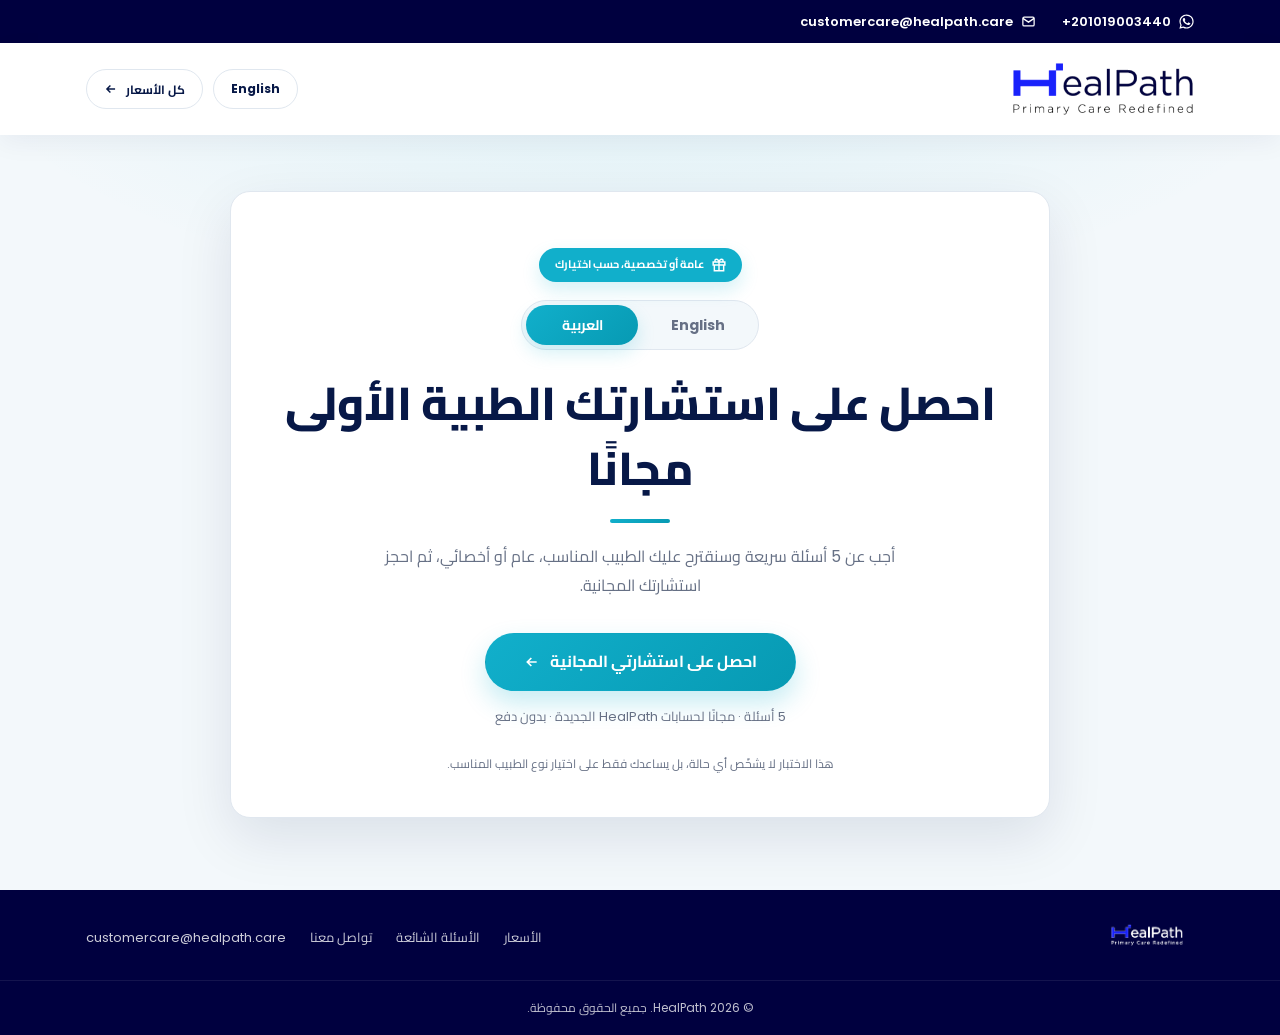
<file: frontend/consult/ar/index.html>
<!DOCTYPE html>
<html lang="ar" dir="rtl">
<head>
  <meta charset="UTF-8">
  <meta name="viewport" content="width=device-width, initial-scale=1.0">
  <title>HealPath — استشارة طبية مجانية</title>
  <meta name="robots" content="noindex">
  <!-- Language link for ads: opens the funnel in Arabic and keeps UTM tags. -->
  <script>
    var q = new URLSearchParams(location.search); q.set('lang', 'ar');
    location.replace('../?' + q.toString() + location.hash);
  </script>
  <noscript><meta http-equiv="refresh" content="0; url=../?lang=ar"></noscript>
</head>
<body><p><a href="../?lang=ar">متابعة</a></p></body>
</html>
</file>
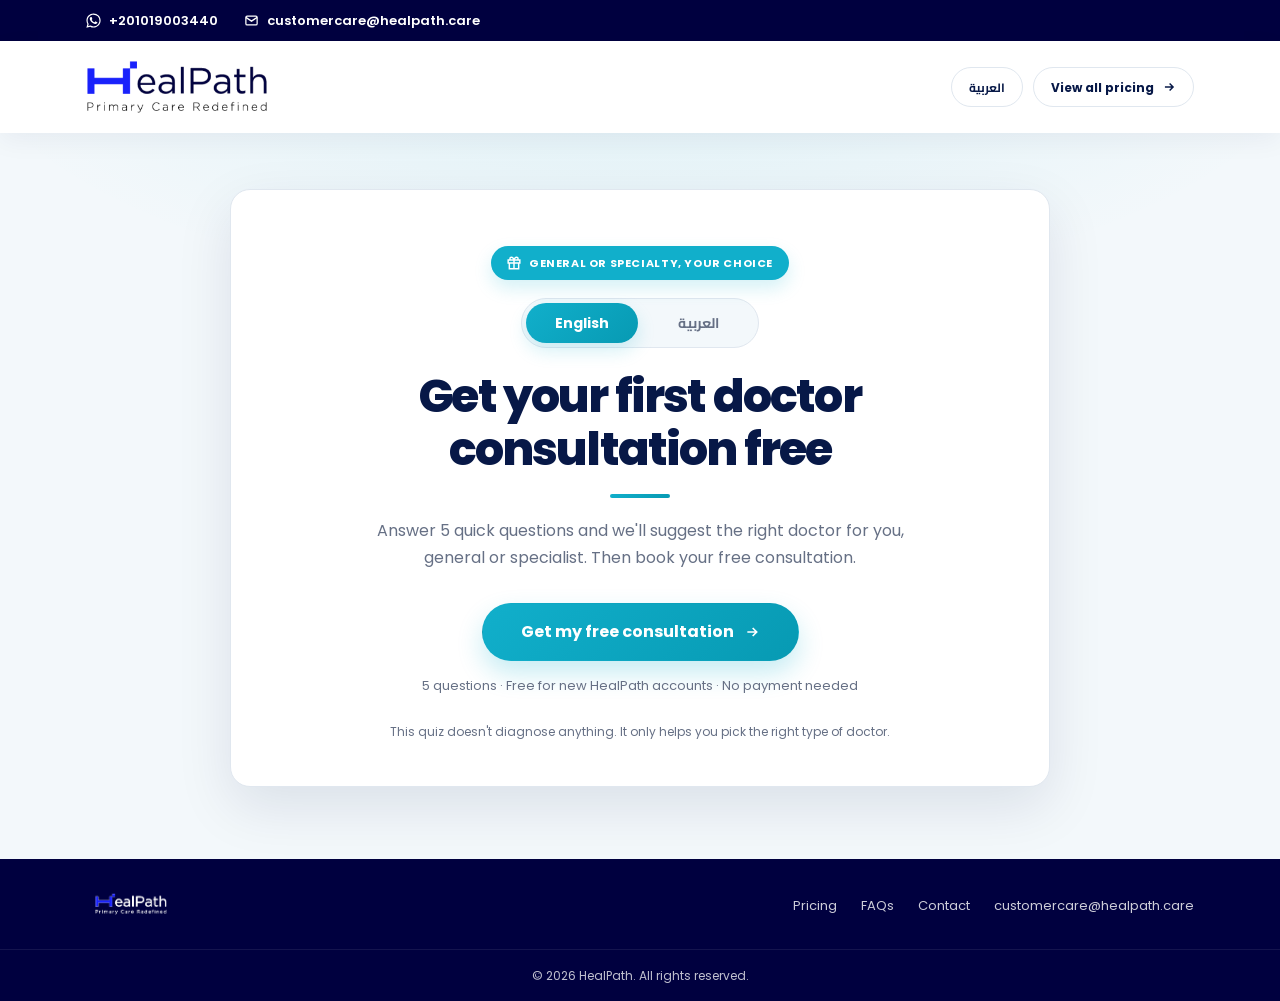
<file: frontend/consult/en/index.html>
<!DOCTYPE html>
<html lang="en" dir="ltr">
<head>
  <meta charset="UTF-8">
  <meta name="viewport" content="width=device-width, initial-scale=1.0">
  <title>HealPath — Free Doctor Consultation</title>
  <meta name="robots" content="noindex">
  <!-- Language link for ads: opens the funnel in English and keeps UTM tags. -->
  <script>
    var q = new URLSearchParams(location.search); q.set('lang', 'en');
    location.replace('../?' + q.toString() + location.hash);
  </script>
  <noscript><meta http-equiv="refresh" content="0; url=../?lang=en"></noscript>
</head>
<body><p><a href="../?lang=en">Continue</a></p></body>
</html>
</file>
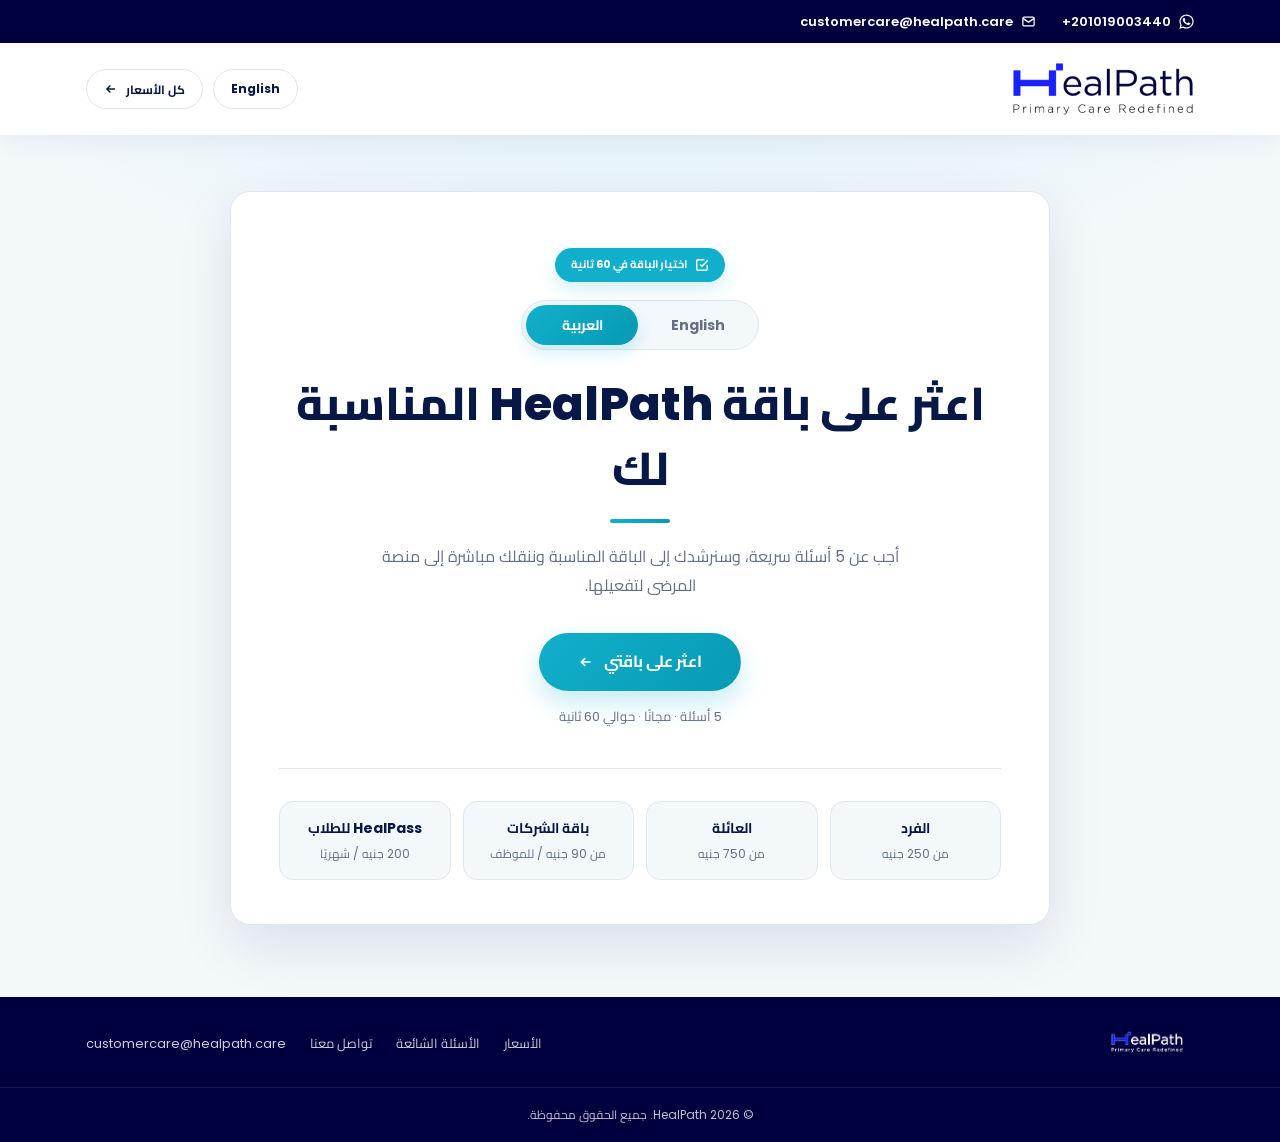
<file: frontend/subs-funnel/ar/index.html>
<!DOCTYPE html>
<html lang="ar" dir="rtl">
<head>
  <meta charset="UTF-8">
  <meta name="viewport" content="width=device-width, initial-scale=1.0">
  <title>HealPath — اعثر على باقتك</title>
  <meta name="robots" content="noindex">
  <!-- Language link for ads: opens the funnel in Arabic and keeps UTM tags. -->
  <script>
    var q = new URLSearchParams(location.search); q.set('lang', 'ar');
    location.replace('../?' + q.toString() + location.hash);
  </script>
  <noscript><meta http-equiv="refresh" content="0; url=../?lang=ar"></noscript>
</head>
<body><p><a href="../?lang=ar">متابعة</a></p></body>
</html>
</file>
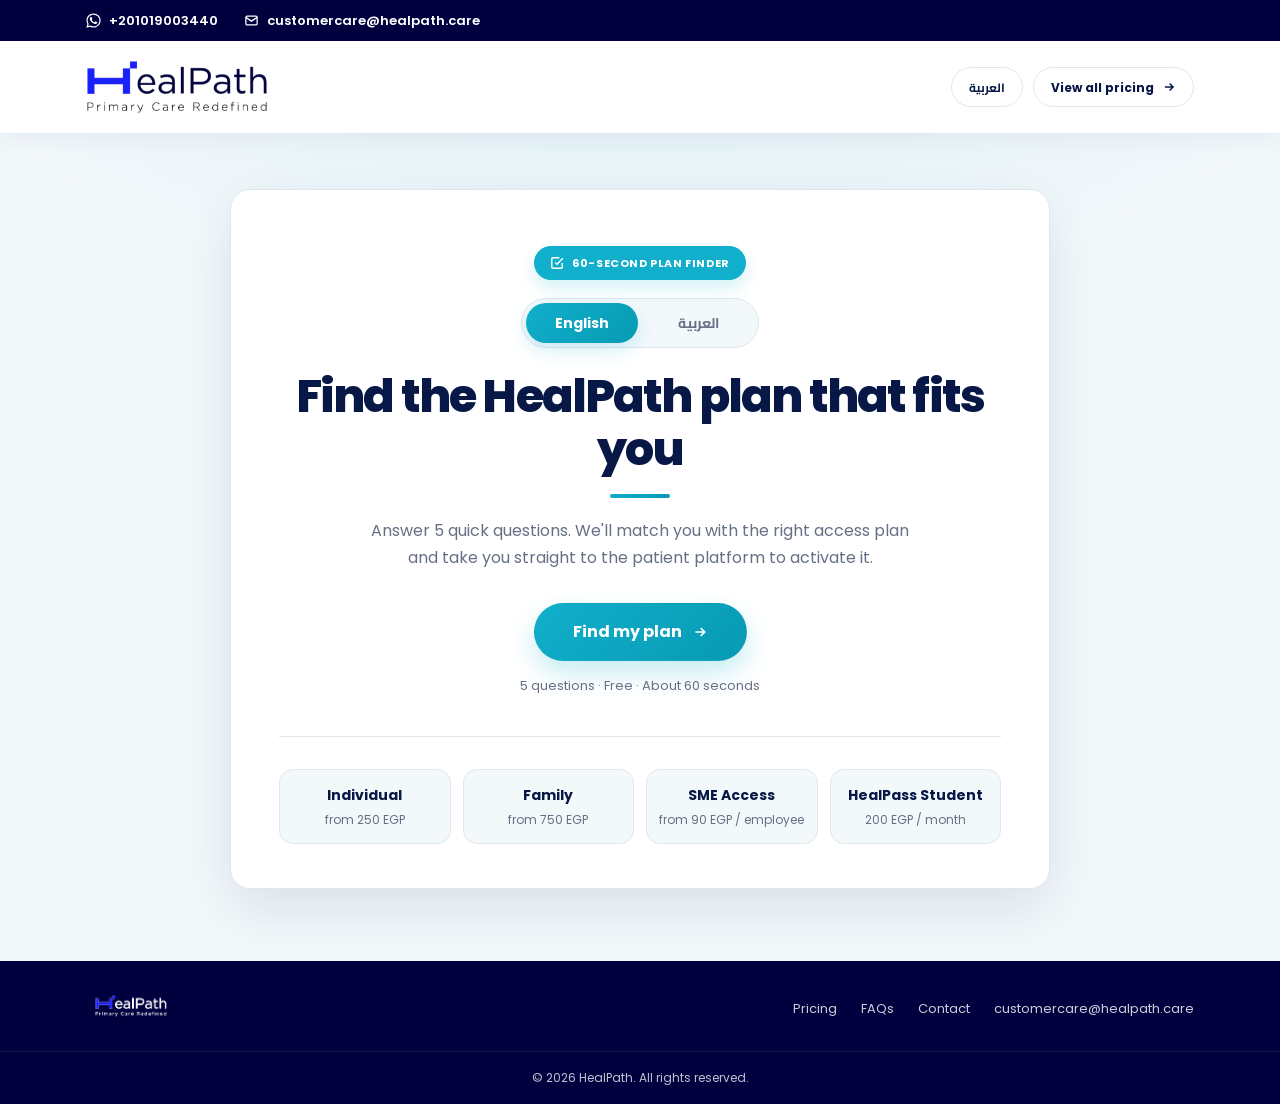
<file: frontend/subs-funnel/en/index.html>
<!DOCTYPE html>
<html lang="en" dir="ltr">
<head>
  <meta charset="UTF-8">
  <meta name="viewport" content="width=device-width, initial-scale=1.0">
  <title>HealPath — Find Your Access Plan</title>
  <meta name="robots" content="noindex">
  <!-- Language link for ads: opens the funnel in English and keeps UTM tags. -->
  <script>
    var q = new URLSearchParams(location.search); q.set('lang', 'en');
    location.replace('../?' + q.toString() + location.hash);
  </script>
  <noscript><meta http-equiv="refresh" content="0; url=../?lang=en"></noscript>
</head>
<body><p><a href="../?lang=en">Continue</a></p></body>
</html>
</file>
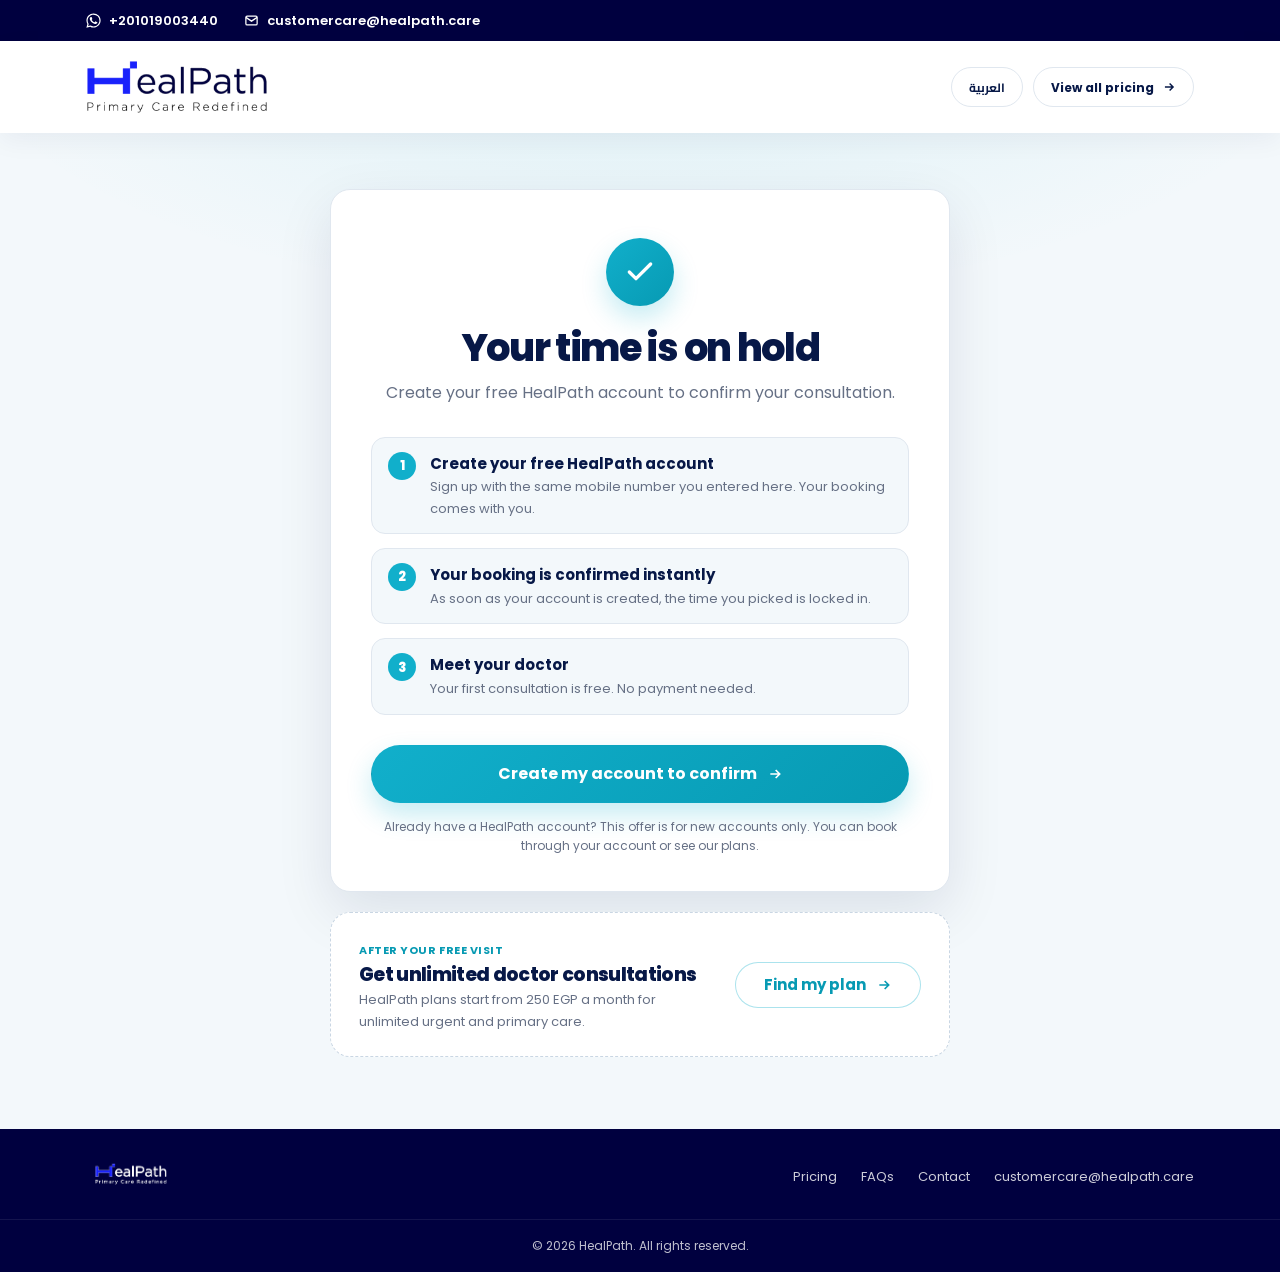
<file: frontend/consult/thanks.html>
<!DOCTYPE html>
<html lang="en">
<head>
  <meta charset="UTF-8">
  <meta name="viewport" content="width=device-width, initial-scale=1.0">
  <title>HealPath — Booking Received</title>
  <meta name="robots" content="noindex">
  <meta name="description" content="Answer 5 quick questions and HealPath tells you which doctor fits your concern. Then book your first consultation free: general or specialty, your choice.">

  <link rel="icon" type="image/svg+xml" href="data:image/svg+xml,<svg xmlns='http://www.w3.org/2000/svg' viewBox='0 0 32 32'><rect width='32' height='32' rx='8' fill='%23071847'/><path d='M16 8v16M8 16h16' stroke='%2311AFCB' stroke-width='3.5' stroke-linecap='round'/></svg>">

  <!-- Brand font: Poppins (same as healpath website) -->
  <link rel="preconnect" href="https://fonts.googleapis.com">
  <link rel="preconnect" href="https://fonts.gstatic.com" crossorigin>
  <link href="https://fonts.googleapis.com/css2?family=Poppins:wght@300;400;500;600;700;800&family=Cairo:wght@400;500;600;700;800&display=swap" rel="stylesheet">

  <link rel="stylesheet" href="../shared/css/healpath-theme.css?v=6">
  <link rel="stylesheet" href="../shared/css/quiz-styles.css?v=6">
  <link rel="stylesheet" href="css/consult.css?v=2">
</head>
<body>

  <!-- Top contact bar (matches website) -->
  <div class="hp-topbar">
    <div class="hp-container hp-topbar__inner">
      <a href="https://wa.me/201019003440" target="_blank" rel="noopener">
        <svg width="15" height="15" viewBox="0 0 24 24" fill="currentColor" aria-hidden="true"><path d="M17.47 14.38c-.3-.15-1.75-.86-2.02-.96-.27-.1-.47-.15-.67.15-.2.3-.77.96-.94 1.16-.17.2-.35.22-.64.07-.3-.15-1.25-.46-2.38-1.47-.88-.79-1.47-1.76-1.65-2.06-.17-.3-.02-.46.13-.6.13-.14.3-.35.45-.52.15-.18.2-.3.3-.5.1-.2.05-.38-.02-.53-.08-.15-.67-1.6-.92-2.2-.24-.58-.49-.5-.67-.5h-.57c-.2 0-.52.07-.8.37-.27.3-1.04 1.02-1.04 2.48s1.07 2.88 1.21 3.08c.15.2 2.1 3.2 5.08 4.49.71.3 1.27.49 1.7.63.72.23 1.37.2 1.88.12.57-.09 1.75-.72 2-1.41.25-.7.25-1.29.17-1.41-.07-.13-.27-.2-.57-.35zM12.04 21.5h-.01a9.4 9.4 0 0 1-4.8-1.32l-.34-.2-3.57.94.95-3.48-.22-.36a9.4 9.4 0 0 1-1.44-5.02c0-5.2 4.23-9.43 9.44-9.43a9.38 9.38 0 0 1 9.43 9.44c0 5.2-4.24 9.43-9.44 9.43zm8.03-17.46A11.27 11.27 0 0 0 12.04.75C5.8.75.72 5.83.72 12.07c0 2 .52 3.94 1.51 5.65L.62 23.6l6.03-1.58a11.3 11.3 0 0 0 5.39 1.37h.01c6.24 0 11.32-5.08 11.32-11.32 0-3.03-1.18-5.87-3.3-8.02z"/></svg>
        <span dir="ltr">+201019003440</span>
      </a>
      <a href="mailto:customercare@healpath.care">
        <svg width="15" height="15" viewBox="0 0 24 24" fill="none" stroke="currentColor" stroke-width="2" aria-hidden="true"><rect x="3" y="5" width="18" height="14" rx="2"/><path d="m3 7 9 6 9-6"/></svg>
        customercare@healpath.care
      </a>
    </div>
  </div>

  <!-- Header -->
  <header class="hp-header">
    <div class="hp-container hp-header__inner">
      <a href="./" class="hp-header__logo" aria-label="HealPath — restart">
        <img src="../shared/images/healpath-logo.png?v=4" alt="HealPath — Primary Care Redefined">
      </a>
      <div class="hp-header__actions">
      <button type="button" class="hp-header__link hp-header__lang" id="btn-lang" lang="ar">العربية</button>
      <a href="https://healpath.the-marketscene.com/pricing/" class="hp-header__link" target="_blank" rel="noopener">
        <span data-i18n>View all pricing</span>
        <svg width="14" height="14" viewBox="0 0 24 24" fill="none" stroke="currentColor" stroke-width="2.5" aria-hidden="true"><path d="M5 12h14M13 6l6 6-6 6"/></svg>
      </a>
      </div>
    </div>
  </header>

  <main class="hp-main">
    <div class="hp-container">
      <section class="hp-view is-active">
        <div class="hp-thanks">
          <span class="hp-thanks__icon" aria-hidden="true">
            <svg viewBox="0 0 24 24" fill="none" stroke="currentColor" stroke-width="2.5" stroke-linecap="round" stroke-linejoin="round"><path d="M20 6 9 17l-5-5"/></svg>
          </span>
          <h1 class="hp-thanks__title" data-i18n>Your time is on hold</h1>
          <p class="hp-thanks__lead" id="thanks-lead" data-i18n>Create your free HealPath account to confirm your consultation.</p>

          <dl class="hp-summary" id="booking-summary" hidden>
            <div><dt data-i18n>Consultation</dt><dd id="sum-type"></dd></div>
            <div><dt data-i18n>Date</dt><dd id="sum-day"></dd></div>
            <div><dt data-i18n>Time</dt><dd id="sum-time"></dd></div>
          </dl>
          <p class="hp-hold" id="hold-note" hidden></p>
          <p class="hp-slots__demo" id="demo-note" hidden data-i18n>Demo booking: not connected to the booking system yet.</p>

          <ol class="hp-steps">
            <li><strong data-i18n>Create your free HealPath account</strong><span data-i18n>Sign up with the same mobile number you entered here. Your booking comes with you.</span></li>
            <li><strong data-i18n>Your booking is confirmed instantly</strong><span data-i18n>As soon as your account is created, the time you picked is locked in.</span></li>
            <li><strong data-i18n>Meet your doctor</strong><span data-i18n>Your first consultation is free. No payment needed.</span></li>
          </ol>

          <a id="btn-signin" class="hp-btn hp-btn--primary hp-btn--lg hp-btn--block" href="https://patient.healpath.care/">
            <span data-i18n>Create my account to confirm</span>
            <svg width="16" height="16" viewBox="0 0 24 24" fill="none" stroke="currentColor" stroke-width="2.5" aria-hidden="true"><path d="M5 12h14M13 6l6 6-6 6"/></svg>
          </a>
          <p class="hp-existing" data-i18n>Already have a HealPath account? This offer is for new accounts only. You can book through your account or see our plans.</p>
        </div>

        <!-- Upsell to the subscription funnel -->
        <div class="hp-upsell">
          <div>
            <span class="hp-alt__label" data-i18n>After your free visit</span>
            <h2 data-i18n>Get unlimited doctor consultations</h2>
            <p data-i18n>HealPath plans start from 250 EGP a month for unlimited urgent and primary care.</p>
          </div>
          <a id="btn-plans" href="../subs-funnel/" class="hp-btn hp-btn--outline">
            <span data-i18n>Find my plan</span>
            <svg width="16" height="16" viewBox="0 0 24 24" fill="none" stroke="currentColor" stroke-width="2.5" aria-hidden="true"><path d="M5 12h14M13 6l6 6-6 6"/></svg>
          </a>
        </div>
      </section>
    </div>
  </main>

  <footer class="hp-footer">
    <div class="hp-container hp-footer__inner">
      <img src="../shared/images/healpath-logo-white.png" alt="HealPath" class="hp-footer__logo">
      <div class="hp-footer__links">
        <a href="https://healpath.the-marketscene.com/pricing/" target="_blank" rel="noopener" data-i18n>Pricing</a>
        <a href="https://healpath.the-marketscene.com/faqs/" target="_blank" rel="noopener" data-i18n>FAQs</a>
        <a href="https://healpath.the-marketscene.com/contact/" target="_blank" rel="noopener" data-i18n>Contact</a>
        <a href="mailto:customercare@healpath.care">customercare@healpath.care</a>
      </div>
    </div>
    <div class="hp-footer__bottom" data-i18n="footer.rights">&copy; 2026 HealPath. All rights reserved.</div>
  </footer>

  <script src="../shared/js/tracking.js?v=1"></script>
  <script src="../shared/js/i18n.js?v=1"></script>
  <script src="../shared/js/time.js?v=1"></script>
  <script src="js/lang-ar.js?v=2"></script>
  <script src="js/thanks.js?v=2"></script>
</body>
</html>
</file>
<file: assets/css/healpath-theme.css>
/* ===============================================================
   HEALPATH DESIGN TOKENS
   Matched to https://healpath.the-marketscene.com/pricing/
   Font: Poppins · Navy #071847 · Teal #11AFCB / #079AB3
   =============================================================== */

:root {
  /* Brand navy */
  --hp-navy-900: #00003F;        /* top bar */
  --hp-navy-850: #01013D;
  --hp-navy-800: #051549;
  --hp-navy: #071847;            /* headings & text */
  --hp-blue-700: #0D438C;
  --hp-blue-600: #0C4C9E;

  /* Brand teal (CTA) */
  --hp-teal: #11AFCB;
  --hp-teal-dark: #079AB3;
  --hp-teal-soft: #DFF7FB;
  --hp-teal-tint: rgba(17, 175, 203, 0.10);

  /* Status */
  --hp-ok: #2E9E62;
  --hp-ok-bg: #E6F6EC;
  --hp-info-bg: #DDF4FA;
  --hp-no: #C0392B;
  --hp-no-bg: #FCE8E8;

  /* Neutrals */
  --hp-white: #FFFFFF;
  --hp-bg: #F3F8FB;
  --hp-surface-soft: #F3F8FB;
  --hp-border: #E0E7EF;
  --hp-muted: #667085;
  --hp-body: #4A5468;

  /* Gradients */
  --hp-grad-cta: linear-gradient(135deg, #11AFCB, #079AB3);
  --hp-grad-sme: linear-gradient(135deg, #051549, #0D438C);
  --hp-grad-student: linear-gradient(135deg, #01013D, #0C4C9E);

  /* Type */
  --hp-font: 'Poppins', sans-serif;

  /* Radii */
  --hp-r-sm: 14px;
  --hp-r-md: 18px;
  --hp-r-lg: 20px;
  --hp-r-pill: 999px;

  /* Shadows */
  --hp-shadow-card: 0 12px 30px rgba(5, 21, 73, 0.08);
  --hp-shadow-lg: 0 20px 55px rgba(5, 21, 73, 0.10);
  --hp-shadow-cta: 0 12px 26px rgba(17, 175, 203, 0.24);
  --hp-shadow-pill: 0 8px 18px rgba(17, 175, 203, 0.18);

  --hp-ease: cubic-bezier(0.4, 0, 0.2, 1);
}

*, *::before, *::after { box-sizing: border-box; }

html { -webkit-text-size-adjust: 100%; }

body {
  margin: 0;
  font-family: var(--hp-font);
  font-size: 15px;
  line-height: 1.65;
  color: var(--hp-body);
  background: var(--hp-bg);
  -webkit-font-smoothing: antialiased;
}

h1, h2, h3, h4 {
  margin: 0;
  font-family: var(--hp-font);
  color: var(--hp-navy);
  font-weight: 800;
  letter-spacing: -0.035em;
  line-height: 1.15;
}

p { margin: 0; }
a { color: inherit; }
img { max-width: 100%; display: block; }

.sr-only {
  position: absolute; width: 1px; height: 1px; padding: 0; margin: -1px;
  overflow: hidden; clip: rect(0, 0, 0, 0); white-space: nowrap; border: 0;
}
</file>
<file: assets/css/quiz-styles.css>
/* ===============================================================
   HEALPATH PLAN FINDER — Components
   =============================================================== */

.hp-container { width: 100%; max-width: 1140px; margin: 0 auto; padding: 0 16px; }

/* ---------- Buttons ---------- */
.hp-btn {
  display: inline-flex; align-items: center; justify-content: center; gap: 10px;
  min-height: 52px; padding: 0 28px;
  font-family: var(--hp-font); font-size: 15px; font-weight: 700; line-height: 1.2;
  text-decoration: none; border-radius: var(--hp-r-pill); border: 1px solid transparent;
  cursor: pointer; transition: transform .25s var(--hp-ease), box-shadow .25s var(--hp-ease), background .25s var(--hp-ease), color .25s var(--hp-ease);
}
.hp-btn svg { width: 16px; height: 16px; flex: none; transition: transform .25s var(--hp-ease); }
.hp-btn:hover svg { transform: translateX(3px); }
.hp-btn--primary { color: #fff; background: var(--hp-grad-cta); box-shadow: var(--hp-shadow-cta); }
.hp-btn--primary:hover { transform: translateY(-2px); box-shadow: 0 16px 32px rgba(17, 175, 203, .32); }
.hp-btn--outline { color: var(--hp-teal-dark); background: #fff; border-color: rgba(17, 175, 203, .35); }
.hp-btn--outline:hover { background: var(--hp-teal-tint); border-color: var(--hp-teal); }
.hp-btn--lg { min-height: 58px; padding: 0 38px; font-size: 16px; }
.hp-btn--block { width: 100%; }
.hp-btn:focus-visible, .hp-option:focus-visible, .hp-btn-link:focus-visible, .hp-price-option:focus-within {
  outline: 3px solid rgba(17, 175, 203, .45); outline-offset: 2px;
}

.hp-btn-link {
  display: inline-flex; align-items: center; gap: 8px; padding: 8px 4px;
  font-family: var(--hp-font); font-size: 14px; font-weight: 600; color: var(--hp-muted);
  background: none; border: 0; cursor: pointer; transition: color .2s;
}
.hp-btn-link:hover { color: var(--hp-teal-dark); }
.hp-btn-link[hidden] { display: none; }

/* ---------- Pills & kickers ---------- */
.hp-kicker, .hp-pill {
  display: inline-flex; align-items: center; gap: 8px;
  min-height: 34px; padding: 0 16px;
  font-size: 11px; font-weight: 700; letter-spacing: .055em; text-transform: uppercase;
  color: #fff; background: var(--hp-teal); border-radius: var(--hp-r-pill);
  box-shadow: var(--hp-shadow-pill);
}
.hp-kicker svg, .hp-pill svg { width: 14px; height: 14px; flex: none; }
.hp-underline { display: block; width: 60px; height: 4px; margin: 18px auto 0; border-radius: 2px; background: var(--hp-grad-cta); }

/* ---------- Top bar & header (mirrors website) ---------- */
.hp-topbar { background: var(--hp-navy-900); }
.hp-topbar__inner { display: flex; flex-wrap: wrap; gap: 6px 26px; padding-top: 10px; padding-bottom: 10px; }
.hp-topbar a { display: inline-flex; align-items: center; gap: 8px; color: #fff; font-size: 13px; font-weight: 600; text-decoration: none; }
.hp-topbar a:hover { color: var(--hp-teal); }

.hp-header { background: #fff; box-shadow: 0 8px 24px rgba(5, 21, 73, .05); position: relative; z-index: 2; }
.hp-header__inner { display: flex; align-items: center; justify-content: space-between; gap: 16px; min-height: 92px; }
.hp-header__logo { display: inline-flex; }
.hp-header__logo img { height: 54px; width: auto; }
.hp-header__link {
  display: inline-flex; align-items: center; gap: 8px; min-height: 40px; padding: 0 17px;
  font-size: 12px; font-weight: 700; color: var(--hp-navy); text-decoration: none;
  border: 1px solid var(--hp-border); border-radius: var(--hp-r-pill); background: #fff; transition: .2s;
}
.hp-header__link:hover { border-color: var(--hp-teal); color: var(--hp-teal-dark); }

/* ---------- Main & views ---------- */
.hp-main {
  min-height: calc(100vh - 240px);
  padding: 56px 0 72px;
  background:
    radial-gradient(1000px 420px at 50% -120px, rgba(17, 175, 203, .10), transparent 70%),
    var(--hp-bg);
}
.hp-view { display: none; }
.hp-view.is-active { display: block; animation: hpFade .45s var(--hp-ease); }
@keyframes hpFade { from { opacity: 0; transform: translateY(10px); } to { opacity: 1; transform: none; } }

/* ---------- Intro ---------- */
.hp-intro {
  max-width: 820px; margin: 0 auto; padding: 56px 48px 44px; text-align: center;
  background: #fff; border: 1px solid var(--hp-border); border-radius: var(--hp-r-lg); box-shadow: var(--hp-shadow-lg);
}
.hp-intro__title { margin-top: 22px; font-size: clamp(30px, 5vw, 46px); letter-spacing: -0.04em; }
.hp-intro__lead { max-width: 560px; margin: 20px auto 32px; font-size: 16px; color: var(--hp-muted); }
.hp-intro__note { display: block; margin-top: 14px; font-size: 13px; color: var(--hp-muted); }
.hp-intro__plans {
  display: grid; grid-template-columns: repeat(4, 1fr); gap: 12px;
  margin-top: 40px; padding-top: 32px; border-top: 1px solid var(--hp-border);
}
.hp-mini-plan {
  display: flex; flex-direction: column; gap: 2px; padding: 14px 12px;
  background: var(--hp-surface-soft); border: 1px solid var(--hp-border); border-radius: var(--hp-r-sm);
}
.hp-mini-plan__name { font-size: 14px; font-weight: 700; color: var(--hp-navy); }
.hp-mini-plan__price { font-size: 12px; color: var(--hp-muted); }

/* ---------- Quiz ---------- */
.hp-quiz {
  max-width: 820px; margin: 0 auto; padding: 40px 48px 32px;
  background: #fff; border: 1px solid var(--hp-border); border-radius: var(--hp-r-lg); box-shadow: var(--hp-shadow-lg);
}
.hp-progress__meta { display: flex; justify-content: space-between; margin-bottom: 10px; font-size: 13px; font-weight: 600; color: var(--hp-muted); }
.hp-progress__meta span:last-child { color: var(--hp-teal-dark); }
.hp-progress__track { height: 6px; background: var(--hp-surface-soft); border-radius: var(--hp-r-pill); overflow: hidden; }
.hp-progress__fill { height: 100%; background: var(--hp-grad-cta); border-radius: inherit; transition: width .45s var(--hp-ease); }

.hp-quiz__title { margin-top: 34px; font-size: clamp(24px, 3.4vw, 32px); }
.hp-quiz__subtitle { margin-top: 8px; font-size: 15px; color: var(--hp-muted); }

.hp-options { display: grid; grid-template-columns: 1fr 1fr; gap: 14px; margin-top: 28px; }
.hp-options.is-entering .hp-option { animation: hpRise .4s var(--hp-ease) both; }
.hp-options.is-entering .hp-option:nth-child(2) { animation-delay: .04s; }
.hp-options.is-entering .hp-option:nth-child(3) { animation-delay: .08s; }
.hp-options.is-entering .hp-option:nth-child(4) { animation-delay: .12s; }
@keyframes hpRise { from { opacity: 0; transform: translateY(8px); } to { opacity: 1; transform: none; } }

.hp-option {
  display: flex; align-items: center; gap: 14px; width: 100%; padding: 18px;
  font-family: var(--hp-font); text-align: left;
  background: var(--hp-surface-soft); border: 1.5px solid var(--hp-border); border-radius: var(--hp-r-sm);
  cursor: pointer; transition: border-color .2s, background .2s, box-shadow .2s, transform .2s;
}
.hp-option:hover { border-color: rgba(17, 175, 203, .55); background: #fff; box-shadow: var(--hp-shadow-card); transform: translateY(-1px); }
.hp-option.is-selected { border-color: var(--hp-teal); background: #fff; box-shadow: 0 0 0 4px var(--hp-teal-tint), var(--hp-shadow-card); }

.hp-option__icon {
  display: grid; place-items: center; flex: none; width: 46px; height: 46px;
  color: #fff; background: var(--hp-grad-cta); border-radius: 12px; box-shadow: 0 8px 16px rgba(17, 175, 203, .2);
}
.hp-option__icon svg { width: 22px; height: 22px; }
.hp-option__text { display: flex; flex-direction: column; flex: 1; min-width: 0; }
.hp-option__title { font-size: 15px; font-weight: 700; line-height: 1.3; color: var(--hp-navy); }
.hp-option__desc { margin-top: 2px; font-size: 13px; line-height: 1.4; color: var(--hp-muted); }
.hp-option__radio {
  position: relative; flex: none; width: 22px; height: 22px;
  border: 2px solid #C5D1DE; border-radius: 50%; background: #fff; transition: border-color .2s;
}
.hp-option.is-selected .hp-option__radio { border-color: var(--hp-teal); }
.hp-option.is-selected .hp-option__radio::after {
  content: ''; position: absolute; inset: 3px; border-radius: 50%; background: var(--hp-teal);
}

.hp-quiz__nav { display: flex; min-height: 40px; margin-top: 22px; }

/* ---------- Loading ---------- */
.hp-loading {
  max-width: 560px; margin: 0 auto; padding: 64px 32px; text-align: center;
  background: #fff; border: 1px solid var(--hp-border); border-radius: var(--hp-r-lg); box-shadow: var(--hp-shadow-lg);
}
.hp-spinner {
  width: 56px; height: 56px; margin: 0 auto 26px; border-radius: 50%;
  border: 4px solid var(--hp-teal-soft); border-top-color: var(--hp-teal);
  animation: hpSpin .8s linear infinite;
}
@keyframes hpSpin { to { transform: rotate(360deg); } }
.hp-loading__title { font-size: 24px; }
.hp-loading__text { margin-top: 8px; color: var(--hp-muted); }

/* ---------- Result header ---------- */
.hp-result-head { max-width: 760px; margin: 0 auto 36px; text-align: center; }
.hp-result-head__title { margin-top: 20px; font-size: clamp(28px, 4.4vw, 42px); letter-spacing: -0.04em; }
.hp-result-head__lead { margin-top: 12px; font-size: 16px; color: var(--hp-muted); }

/* ---------- Plan details list ---------- */
.hp-details { list-style: none; margin: 14px 0 0; padding: 0; display: grid; gap: 12px; }
.hp-details li { display: flex; align-items: flex-start; gap: 12px; font-size: 14px; line-height: 1.55; color: var(--hp-body); }
.hp-dot { display: grid; place-items: center; flex: none; width: 22px; height: 22px; margin-top: 1px; border-radius: 50%; }
.hp-dot svg { width: 12px; height: 12px; }
.hp-dot--ok { color: var(--hp-ok); background: var(--hp-ok-bg); }
.hp-dot--info { color: var(--hp-teal-dark); background: var(--hp-info-bg); }
.hp-dot--no { color: var(--hp-no); background: var(--hp-no-bg); }

.hp-good-to-know {
  margin-top: 20px; padding: 14px 16px; font-size: 13px; line-height: 1.55;
  background: #FFF8EC; border: 1px solid #F6E2BC; border-radius: 12px; color: #6B5428;
}
.hp-good-to-know strong { display: block; margin-bottom: 4px; font-size: 12px; letter-spacing: .04em; text-transform: uppercase; color: #8A6417; }
.hp-good-to-know p + p { margin-top: 4px; }

/* ---------- Direct plan card (Individual / Family) ---------- */
.hp-plan-card {
  display: grid; grid-template-columns: 1.1fr 1fr; overflow: hidden;
  background: #fff; border: 1px solid var(--hp-border); border-radius: var(--hp-r-lg);
  box-shadow: var(--hp-shadow-lg);
}
.hp-plan-card__main { padding: 36px; }
.hp-plan-card__side { display: flex; flex-direction: column; padding: 36px; background: linear-gradient(180deg, #FAFCFE, #F3F8FB); border-left: 1px solid var(--hp-border); }
.hp-plan-card__top { display: flex; align-items: center; gap: 16px; }
.hp-plan-card__icon {
  display: grid; place-items: center; flex: none; width: 64px; height: 64px;
  color: #fff; background: var(--hp-grad-cta); border-radius: 16px; box-shadow: 0 12px 24px rgba(17, 175, 203, .25);
}
.hp-plan-card__icon svg { width: 30px; height: 30px; }
.hp-plan-card__audience { display: block; font-size: 11px; font-weight: 700; letter-spacing: .045em; text-transform: uppercase; color: var(--hp-teal-dark); }
.hp-plan-card__top h3 { margin-top: 2px; font-size: 30px; }
.hp-plan-card__desc { margin-top: 18px; font-size: 15px; color: var(--hp-muted); }
.hp-plan-card__side h4 { font-size: 17px; letter-spacing: -0.03em; }
.hp-plan-card__side .hp-btn { margin-top: auto; }
.hp-plan-card__side .hp-good-to-know { margin-bottom: 24px; }
.hp-plan-card__side .hp-details { margin-bottom: 28px; }
.hp-plan-card__more { display: block; margin-top: 14px; text-align: center; font-size: 13px; font-weight: 600; color: var(--hp-teal-dark); text-decoration: none; }
.hp-plan-card__more:hover { text-decoration: underline; }

.hp-price-options { display: grid; gap: 12px; margin: 26px 0 0; padding: 0; border: 0; }
.hp-price-option {
  position: relative; display: flex; align-items: center; gap: 14px; padding: 18px 20px;
  background: var(--hp-surface-soft); border: 1.5px solid var(--hp-border); border-radius: var(--hp-r-sm);
  cursor: pointer; transition: border-color .2s, background .2s, box-shadow .2s;
}
.hp-price-option:hover { border-color: rgba(17, 175, 203, .5); }
.hp-price-option input { position: absolute; opacity: 0; pointer-events: none; }
.hp-price-option.is-selected { background: #fff; border-color: var(--hp-teal); box-shadow: 0 0 0 4px var(--hp-teal-tint); }
.hp-price-option__radio { position: relative; flex: none; width: 20px; height: 20px; border: 2px solid #C5D1DE; border-radius: 50%; background: #fff; }
.hp-price-option.is-selected .hp-price-option__radio { border-color: var(--hp-teal); }
.hp-price-option.is-selected .hp-price-option__radio::after { content: ''; position: absolute; inset: 3px; border-radius: 50%; background: var(--hp-teal); }
.hp-price-option__label { display: flex; flex-direction: column; flex: 1; line-height: 1.35; }
.hp-price-option__label strong { font-size: 16px; color: var(--hp-navy); }
.hp-price-option__label span { font-size: 13px; color: var(--hp-muted); }
.hp-price-option__amount { display: flex; align-items: baseline; flex-wrap: wrap; justify-content: flex-end; gap: 4px 6px; text-align: right; }
.hp-price-option__amount strong { font-size: 28px; font-weight: 800; line-height: 1; letter-spacing: -0.03em; color: var(--hp-navy); }
.hp-price-option__amount > span { font-size: 11px; font-weight: 700; color: var(--hp-muted); }
.hp-save {
  flex-basis: 100%; font-style: normal; font-size: 11px; font-weight: 700; color: var(--hp-ok);
}
.hp-price-option__tag {
  position: absolute; top: -10px; right: 16px; padding: 3px 10px;
  font-size: 10px; font-weight: 700; letter-spacing: .05em; text-transform: uppercase;
  color: #fff; background: var(--hp-teal); border-radius: var(--hp-r-pill); box-shadow: var(--hp-shadow-pill);
}

/* ---------- SME ---------- */
.hp-sme__head { text-align: center; }
.hp-sme__head h3 { margin-top: 18px; font-size: clamp(30px, 5vw, 48px); letter-spacing: -0.045em; }
.hp-sme__head p { max-width: 620px; margin: 12px auto 0; font-size: 16px; color: var(--hp-muted); }
.hp-notice { display: flex; align-items: flex-start; gap: 12px; }
.hp-notice svg { flex: none; width: 18px; height: 18px; margin-top: 2px; color: var(--hp-teal); }
.hp-notice p { font-size: 14px; color: var(--hp-muted); }
.hp-notice--card {
  max-width: 880px; margin: 0 auto; padding: 18px 22px;
  background: #fff; border: 1px solid var(--hp-border); border-radius: var(--hp-r-sm);
}
.hp-sme > .hp-good-to-know { max-width: 880px; margin: 14px auto 0; }
.hp-sme__grid { display: grid; grid-template-columns: repeat(3, 1fr); gap: 22px; margin-top: 40px; align-items: stretch; }

.hp-sme-card {
  position: relative; display: flex; flex-direction: column; overflow: hidden;
  background: #fff; border: 1px solid var(--hp-border); border-radius: var(--hp-r-lg); box-shadow: var(--hp-shadow-card);
  transition: transform .25s var(--hp-ease), box-shadow .25s var(--hp-ease);
}
.hp-sme-card:hover { transform: translateY(-4px); box-shadow: var(--hp-shadow-lg); }
.hp-sme-card.is-best { border: 2px solid var(--hp-teal); box-shadow: 0 0 0 6px var(--hp-teal-tint), var(--hp-shadow-lg); transform: translateY(-8px); }
.hp-sme-card__ribbon {
  position: absolute; top: 22px; right: 20px; z-index: 1; padding: 6px 12px;
  font-size: 10px; font-weight: 700; letter-spacing: .05em; text-transform: uppercase;
  color: #fff; background: var(--hp-teal); border-radius: var(--hp-r-pill); box-shadow: 0 8px 18px rgba(0, 0, 0, .2);
}
.hp-sme-card__header { padding: 26px 24px; color: #fff; background: var(--hp-grad-sme); }
.hp-sme-card__option {
  display: inline-block; padding: 6px 12px; font-size: 10px; font-weight: 700; letter-spacing: .055em; line-height: 1.3;
  color: var(--hp-teal-soft); background: rgba(17, 175, 203, .17); border-radius: var(--hp-r-pill); text-transform: uppercase;
}
.hp-sme-card__price { display: flex; align-items: baseline; gap: 6px; margin-top: 18px; }
.hp-sme-card__price strong { font-size: 52px; font-weight: 800; line-height: 1; letter-spacing: -0.04em; }
.hp-sme-card__price span { font-size: 14px; font-weight: 700; }
.hp-sme-card__header small { display: block; margin-top: 8px; font-size: 13px; color: rgba(255, 255, 255, .85); }
.hp-sme-card__body { display: flex; flex-direction: column; flex: 1; padding: 26px 24px; }
.hp-sme-card__body h3 { font-size: 20px; }
.hp-sme-list { list-style: none; margin: 16px 0 28px; padding: 0; display: grid; gap: 10px; }
.hp-sme-list li { display: flex; gap: 10px; font-size: 14px; line-height: 1.5; color: var(--hp-body); }
.hp-sme-list svg { flex: none; width: 15px; height: 15px; margin-top: 3px; color: var(--hp-ok); }
.hp-sme-card__body .hp-btn { margin-top: auto; }

/* ---------- Student ---------- */
.hp-student {
  display: grid; grid-template-columns: 1fr 1fr; overflow: hidden;
  background: #fff; border: 1px solid var(--hp-border); border-radius: var(--hp-r-lg); box-shadow: var(--hp-shadow-lg);
}
.hp-student__content { padding: 48px 44px; color: #fff; background: var(--hp-grad-student); }
.hp-student__content h3 { margin-top: 22px; font-size: clamp(32px, 4.4vw, 44px); letter-spacing: -0.04em; color: #fff; }
.hp-student__content p { margin-top: 18px; font-size: 15px; color: rgba(255, 255, 255, .9); }
.hp-student__price { display: flex; align-items: flex-end; gap: 12px; margin: 30px 0 30px; }
.hp-student__price strong { font-size: 64px; font-weight: 800; line-height: .9; letter-spacing: -0.04em; }
.hp-student__price span { display: flex; flex-direction: column; font-size: 13px; color: rgba(255, 255, 255, .85); line-height: 1.4; }
.hp-student__price b { font-size: 15px; color: var(--hp-teal); }
.hp-student__details { padding: 48px 44px; }
.hp-student__details h4 { font-size: 22px; }
.hp-student__details .hp-details { margin-top: 20px; }
.hp-student__details .hp-plan-card__more { text-align: left; margin-top: 24px; }

/* ---------- Why this plan ---------- */
.hp-why:empty, #result-alt:empty { display: none; }
.hp-why__inner {
  display: flex; align-items: center; gap: 28px; margin-top: 28px; padding: 26px 30px;
  background: #fff; border: 1px solid var(--hp-border); border-radius: var(--hp-r-lg); box-shadow: var(--hp-shadow-card);
}
.hp-why__score { flex: none; display: flex; flex-direction: column; align-items: center; justify-content: center; width: 120px; text-align: center; }
.hp-why__score strong { font-size: 44px; font-weight: 800; line-height: 1; letter-spacing: -0.04em; color: var(--hp-teal-dark); }
.hp-why__score strong span { font-size: 22px; color: #A9B6C6; }
.hp-why__score .hp-why__label { font-size: 30px; }
.hp-why__score small { margin-top: 6px; font-size: 12px; line-height: 1.35; color: var(--hp-muted); }
.hp-why__list { list-style: none; margin: 0; padding: 0 0 0 28px; display: grid; grid-template-columns: 1fr 1fr; gap: 10px 22px; border-left: 1px solid var(--hp-border); }
.hp-why__list li { display: flex; gap: 10px; font-size: 14px; line-height: 1.5; color: var(--hp-body); }
.hp-why__list svg { flex: none; width: 15px; height: 15px; margin-top: 3px; color: var(--hp-teal); }

/* ---------- Alternative ---------- */
.hp-alt {
  display: flex; align-items: center; justify-content: space-between; gap: 20px; margin-top: 18px; padding: 22px 28px;
  background: #fff; border: 1px dashed #C9D6E3; border-radius: var(--hp-r-lg);
}
.hp-alt__label { font-size: 11px; font-weight: 700; letter-spacing: .05em; text-transform: uppercase; color: var(--hp-teal-dark); }
.hp-alt h4 { margin-top: 2px; font-size: 19px; }
.hp-alt__price { font-size: 13px; color: var(--hp-muted); }
.hp-alt .hp-btn { min-height: 46px; flex: none; }

/* ---------- Result footer ---------- */
.hp-result-foot { display: flex; flex-direction: column; align-items: center; gap: 14px; margin-top: 36px; text-align: left; }
.hp-result-foot .hp-notice { max-width: 680px; }

/* ---------- Footer ---------- */
.hp-footer { color: rgba(255, 255, 255, .75); background: var(--hp-navy-900); }
.hp-footer__inner { display: flex; flex-wrap: wrap; align-items: center; justify-content: space-between; gap: 18px; padding-top: 30px; padding-bottom: 26px; }
.hp-footer__logo { height: 34px; width: auto; }
.hp-footer__links { display: flex; flex-wrap: wrap; gap: 8px 24px; }
.hp-footer__links a { font-size: 13px; color: rgba(255, 255, 255, .8); text-decoration: none; }
.hp-footer__links a:hover { color: var(--hp-teal); }
.hp-footer__bottom { padding: 16px; text-align: center; font-size: 12px; border-top: 1px solid rgba(255, 255, 255, .08); }

/* ---------- Responsive ---------- */
@media (max-width: 980px) {
  .hp-sme__grid { grid-template-columns: 1fr; max-width: 460px; margin-left: auto; margin-right: auto; }
  .hp-sme-card.is-best { transform: none; order: -1; }
  .hp-plan-card, .hp-student { grid-template-columns: 1fr; }
  .hp-plan-card__side { border-left: 0; border-top: 1px solid var(--hp-border); }
}

@media (max-width: 720px) {
  .hp-main { padding: 28px 0 48px; }
  .hp-intro, .hp-quiz { padding: 32px 20px 26px; }
  .hp-intro__plans { grid-template-columns: 1fr 1fr; }
  .hp-options { grid-template-columns: 1fr; gap: 10px; }
  .hp-option { padding: 14px; }
  .hp-option__icon { width: 40px; height: 40px; }
  .hp-plan-card__main, .hp-plan-card__side { padding: 24px 20px; }
  .hp-plan-card__top h3 { font-size: 24px; }
  .hp-plan-card__icon { width: 56px; height: 56px; }
  .hp-price-option { padding: 16px 14px; }
  .hp-price-option__amount strong { font-size: 24px; }
  .hp-student__content, .hp-student__details { padding: 30px 22px; }
  .hp-student__price strong { font-size: 54px; }
  .hp-why__inner { flex-direction: column; align-items: stretch; gap: 18px; padding: 22px 20px; }
  .hp-why__score { width: auto; flex-direction: row; gap: 12px; justify-content: flex-start; text-align: left; }
  .hp-why__score small { margin-top: 0; }
  .hp-why__list { grid-template-columns: 1fr; padding: 18px 0 0; border-left: 0; border-top: 1px solid var(--hp-border); }
  .hp-alt { flex-direction: column; align-items: flex-start; padding: 20px; }
  .hp-alt .hp-btn { width: 100%; }
  .hp-header__inner { min-height: 76px; }
  .hp-header__logo img { height: 42px; }
  .hp-topbar a { font-size: 12px; }
}

@media (prefers-reduced-motion: reduce) {
  *, *::before, *::after { animation: none !important; transition: none !important; }
}
</file>
<file: frontend/shared/css/healpath-theme.css>
/* ===============================================================
   HEALPATH DESIGN TOKENS
   Matched to https://healpath.the-marketscene.com/pricing/
   Font: Poppins · Navy #071847 · Teal #11AFCB / #079AB3
   =============================================================== */

:root {
  /* Brand navy */
  --hp-navy-900: #00003F;        /* top bar */
  --hp-navy-850: #01013D;
  --hp-navy-800: #051549;
  --hp-navy: #071847;            /* headings & text */
  --hp-blue-700: #0D438C;
  --hp-blue-600: #0C4C9E;

  /* Brand teal (CTA) */
  --hp-teal: #11AFCB;
  --hp-teal-dark: #079AB3;
  --hp-teal-soft: #DFF7FB;
  --hp-teal-tint: rgba(17, 175, 203, 0.10);

  /* Status */
  --hp-ok: #2E9E62;
  --hp-ok-bg: #E6F6EC;
  --hp-info-bg: #DDF4FA;
  --hp-no: #C0392B;
  --hp-no-bg: #FCE8E8;

  /* Neutrals */
  --hp-white: #FFFFFF;
  --hp-bg: #F3F8FB;
  --hp-surface-soft: #F3F8FB;
  --hp-border: #E0E7EF;
  --hp-muted: #667085;
  --hp-body: #4A5468;

  /* Gradients */
  --hp-grad-cta: linear-gradient(135deg, #11AFCB, #079AB3);
  --hp-grad-sme: linear-gradient(135deg, #051549, #0D438C);
  --hp-grad-student: linear-gradient(135deg, #01013D, #0C4C9E);

  /* Type */
  --hp-font: 'Poppins', sans-serif;

  /* Radii */
  --hp-r-sm: 14px;
  --hp-r-md: 18px;
  --hp-r-lg: 20px;
  --hp-r-pill: 999px;

  /* Shadows */
  --hp-shadow-card: 0 12px 30px rgba(5, 21, 73, 0.08);
  --hp-shadow-lg: 0 20px 55px rgba(5, 21, 73, 0.10);
  --hp-shadow-cta: 0 12px 26px rgba(17, 175, 203, 0.24);
  --hp-shadow-pill: 0 8px 18px rgba(17, 175, 203, 0.18);

  --hp-ease: cubic-bezier(0.4, 0, 0.2, 1);
}

*, *::before, *::after { box-sizing: border-box; }

html { -webkit-text-size-adjust: 100%; }

body {
  margin: 0;
  font-family: var(--hp-font);
  font-size: 15px;
  line-height: 1.65;
  color: var(--hp-body);
  background: var(--hp-bg);
  -webkit-font-smoothing: antialiased;
}

h1, h2, h3, h4 {
  margin: 0;
  font-family: var(--hp-font);
  color: var(--hp-navy);
  font-weight: 800;
  letter-spacing: -0.035em;
  line-height: 1.15;
}

p { margin: 0; }
a { color: inherit; }
img { max-width: 100%; display: block; }

.sr-only {
  position: absolute; width: 1px; height: 1px; padding: 0; margin: -1px;
  overflow: hidden; clip: rect(0, 0, 0, 0); white-space: nowrap; border: 0;
}
</file>
<file: frontend/shared/css/quiz-styles.css>
/* ===============================================================
   HEALPATH PLAN FINDER — Components
   =============================================================== */

.hp-container { width: 100%; max-width: 1140px; margin: 0 auto; padding: 0 16px; }

/* ---------- Buttons ---------- */
.hp-btn {
  display: inline-flex; align-items: center; justify-content: center; gap: 10px;
  min-height: 52px; padding: 0 28px;
  font-family: var(--hp-font); font-size: 15px; font-weight: 700; line-height: 1.2;
  text-decoration: none; border-radius: var(--hp-r-pill); border: 1px solid transparent;
  cursor: pointer; transition: transform .25s var(--hp-ease), box-shadow .25s var(--hp-ease), background .25s var(--hp-ease), color .25s var(--hp-ease);
}
.hp-btn svg { width: 16px; height: 16px; flex: none; transition: transform .25s var(--hp-ease); }
.hp-btn--primary { color: #fff; background: var(--hp-grad-cta); box-shadow: var(--hp-shadow-cta); }
.hp-btn--outline { color: var(--hp-teal-dark); background: #fff; border-color: rgba(17, 175, 203, .35); }
.hp-btn--lg { min-height: 58px; padding: 0 38px; font-size: 16px; }
.hp-btn--block { width: 100%; }
.hp-btn:focus-visible, .hp-option:focus-visible, .hp-btn-link:focus-visible, .hp-price-option:focus-within {
  outline: 3px solid rgba(17, 175, 203, .45); outline-offset: 2px;
}

.hp-btn-link {
  display: inline-flex; align-items: center; gap: 8px; padding: 8px 4px;
  font-family: var(--hp-font); font-size: 14px; font-weight: 600; color: var(--hp-muted);
  background: none; border: 0; cursor: pointer; transition: color .2s;
}
.hp-btn-link[hidden] { display: none; }

/* ---------- Pills & kickers ---------- */
.hp-kicker, .hp-pill {
  display: inline-flex; align-items: center; gap: 8px;
  min-height: 34px; padding: 0 16px;
  font-size: 11px; font-weight: 700; letter-spacing: .055em; text-transform: uppercase;
  color: #fff; background: var(--hp-teal); border-radius: var(--hp-r-pill);
  box-shadow: var(--hp-shadow-pill);
}
.hp-kicker svg, .hp-pill svg { width: 14px; height: 14px; flex: none; }
.hp-underline { display: block; width: 60px; height: 4px; margin: 18px auto 0; border-radius: 2px; background: var(--hp-grad-cta); }

/* ---------- Top bar & header (mirrors website) ---------- */
.hp-topbar { background: var(--hp-navy-900); }
.hp-topbar__inner { display: flex; flex-wrap: wrap; gap: 6px 26px; padding-top: 10px; padding-bottom: 10px; }
.hp-topbar a { display: inline-flex; align-items: center; gap: 8px; color: #fff; font-size: 13px; font-weight: 600; text-decoration: none; }

.hp-header { background: #fff; box-shadow: 0 8px 24px rgba(5, 21, 73, .05); position: relative; z-index: 2; }
.hp-header__inner { display: flex; align-items: center; justify-content: space-between; gap: 16px; min-height: 92px; }
.hp-header__logo { display: inline-flex; }
.hp-header__logo img { height: 54px; width: auto; }
.hp-header__actions { display: flex; align-items: center; gap: 10px; }
.hp-header__link {
  display: inline-flex; align-items: center; gap: 8px; min-height: 40px; padding: 0 17px;
  font-size: 12px; font-weight: 700; color: var(--hp-navy); text-decoration: none;
  border: 1px solid var(--hp-border); border-radius: var(--hp-r-pill); background: #fff; transition: .2s;
}
.hp-header__lang { font-family: 'Cairo', var(--hp-font); cursor: pointer; }
.hp-header__lang:lang(en) { font-family: var(--hp-font); }

/* ---------- Main & views ---------- */
.hp-main {
  min-height: calc(100vh - 240px);
  padding: 56px 0 72px;
  background:
    radial-gradient(1000px 420px at 50% -120px, rgba(17, 175, 203, .10), transparent 70%),
    var(--hp-bg);
}
.hp-view { display: none; }
.hp-view.is-active { display: block; animation: hpFade .45s var(--hp-ease); }
@keyframes hpFade { from { opacity: 0; transform: translateY(10px); } to { opacity: 1; transform: none; } }

/* ---------- Language picker (intro) ---------- */
.hp-lang {
  display: flex; width: fit-content; gap: 4px; margin: 18px auto 0; padding: 4px;
  background: var(--hp-surface-soft); border: 1px solid var(--hp-border); border-radius: var(--hp-r-pill);
}
.hp-lang__btn {
  min-width: 112px; min-height: 40px; padding: 0 20px;
  font-family: var(--hp-font); font-size: 14px; font-weight: 700; color: var(--hp-muted);
  background: transparent; border: 0; border-radius: var(--hp-r-pill); cursor: pointer;
  transition: background .2s, color .2s, box-shadow .2s;
}
.hp-lang__btn:lang(ar) { font-family: 'Cairo', var(--hp-font); }
.hp-lang__btn.is-active { color: #fff; background: var(--hp-grad-cta); box-shadow: var(--hp-shadow-pill); }
.hp-lang__btn:focus-visible, .hp-header__lang:focus-visible { outline: 3px solid rgba(17, 175, 203, .45); outline-offset: 2px; }

/* ---------- Intro ---------- */
.hp-intro {
  max-width: 820px; margin: 0 auto; padding: 56px 48px 44px; text-align: center;
  background: #fff; border: 1px solid var(--hp-border); border-radius: var(--hp-r-lg); box-shadow: var(--hp-shadow-lg);
}
.hp-intro__title { margin-top: 22px; font-size: clamp(30px, 5vw, 46px); letter-spacing: -0.04em; }
.hp-intro__lead { max-width: 560px; margin: 20px auto 32px; font-size: 16px; color: var(--hp-muted); }
.hp-intro__note { display: block; margin-top: 14px; font-size: 13px; color: var(--hp-muted); }
.hp-intro__plans {
  display: grid; grid-template-columns: repeat(4, 1fr); gap: 12px;
  margin-top: 40px; padding-top: 32px; border-top: 1px solid var(--hp-border);
}
.hp-mini-plan {
  display: flex; flex-direction: column; gap: 2px; padding: 14px 12px;
  background: var(--hp-surface-soft); border: 1px solid var(--hp-border); border-radius: var(--hp-r-sm);
}
.hp-mini-plan__name { font-size: 14px; font-weight: 700; color: var(--hp-navy); }
.hp-mini-plan__price { font-size: 12px; color: var(--hp-muted); }

/* ---------- Quiz ---------- */
.hp-quiz {
  max-width: 820px; margin: 0 auto; padding: 40px 48px 32px;
  background: #fff; border: 1px solid var(--hp-border); border-radius: var(--hp-r-lg); box-shadow: var(--hp-shadow-lg);
}
.hp-progress__meta { display: flex; justify-content: space-between; margin-bottom: 10px; font-size: 13px; font-weight: 600; color: var(--hp-muted); }
.hp-progress__meta span:last-child { color: var(--hp-teal-dark); }
.hp-progress__track { height: 6px; background: var(--hp-surface-soft); border-radius: var(--hp-r-pill); overflow: hidden; }
.hp-progress__fill { height: 100%; background: var(--hp-grad-cta); border-radius: inherit; transition: width .45s var(--hp-ease); }

.hp-quiz__title { margin-top: 34px; font-size: clamp(24px, 3.4vw, 32px); }
.hp-quiz__subtitle { margin-top: 8px; font-size: 15px; color: var(--hp-muted); }

.hp-options { display: grid; grid-template-columns: 1fr 1fr; gap: 14px; margin-top: 28px; }
.hp-options.is-entering .hp-option { animation: hpRise .4s var(--hp-ease) both; }
.hp-options.is-entering .hp-option:nth-child(2) { animation-delay: .04s; }
.hp-options.is-entering .hp-option:nth-child(3) { animation-delay: .08s; }
.hp-options.is-entering .hp-option:nth-child(4) { animation-delay: .12s; }
@keyframes hpRise { from { opacity: 0; transform: translateY(8px); } to { opacity: 1; transform: none; } }

.hp-option {
  display: flex; align-items: center; gap: 14px; width: 100%; padding: 18px;
  font-family: var(--hp-font); text-align: start;
  background: var(--hp-surface-soft); border: 1.5px solid var(--hp-border); border-radius: var(--hp-r-sm);
  cursor: pointer; transition: border-color .2s, background .2s, box-shadow .2s, transform .2s;
}
.hp-option.is-selected { border-color: var(--hp-teal); background: #fff; box-shadow: 0 0 0 4px var(--hp-teal-tint), var(--hp-shadow-card); }

.hp-option__icon {
  display: grid; place-items: center; flex: none; width: 46px; height: 46px;
  color: #fff; background: var(--hp-grad-cta); border-radius: 12px; box-shadow: 0 8px 16px rgba(17, 175, 203, .2);
}
.hp-option__icon svg { width: 22px; height: 22px; }
.hp-option__text { display: flex; flex-direction: column; flex: 1; min-width: 0; }
.hp-option__title { font-size: 15px; font-weight: 700; line-height: 1.3; color: var(--hp-navy); }
.hp-option__desc { margin-top: 2px; font-size: 13px; line-height: 1.4; color: var(--hp-muted); }
.hp-option__radio {
  position: relative; flex: none; width: 22px; height: 22px;
  border: 2px solid #C5D1DE; border-radius: 50%; background: #fff; transition: border-color .2s;
}
.hp-option.is-selected .hp-option__radio { border-color: var(--hp-teal); }
.hp-option.is-selected .hp-option__radio::after {
  content: ''; position: absolute; inset: 3px; border-radius: 50%; background: var(--hp-teal);
}

.hp-quiz__nav { display: flex; min-height: 40px; margin-top: 22px; }

/* ---------- Loading ---------- */
.hp-loading {
  max-width: 560px; margin: 0 auto; padding: 64px 32px; text-align: center;
  background: #fff; border: 1px solid var(--hp-border); border-radius: var(--hp-r-lg); box-shadow: var(--hp-shadow-lg);
}
.hp-spinner {
  width: 56px; height: 56px; margin: 0 auto 26px; border-radius: 50%;
  border: 4px solid var(--hp-teal-soft); border-top-color: var(--hp-teal);
  animation: hpSpin .8s linear infinite;
}
@keyframes hpSpin { to { transform: rotate(360deg); } }
.hp-loading__title { font-size: 24px; }
.hp-loading__text { margin-top: 8px; color: var(--hp-muted); }

/* ---------- Result header ---------- */
.hp-result-head { max-width: 760px; margin: 0 auto 36px; text-align: center; }
.hp-result-head__title { margin-top: 20px; font-size: clamp(28px, 4.4vw, 42px); letter-spacing: -0.04em; }
.hp-result-head__lead { margin-top: 12px; font-size: 16px; color: var(--hp-muted); }

/* ---------- Plan details list ---------- */
.hp-details { list-style: none; margin: 14px 0 0; padding: 0; display: grid; gap: 12px; }
.hp-details li { display: flex; align-items: flex-start; gap: 12px; font-size: 14px; line-height: 1.55; color: var(--hp-body); }
.hp-dot { display: grid; place-items: center; flex: none; width: 22px; height: 22px; margin-top: 1px; border-radius: 50%; }
.hp-dot svg { width: 12px; height: 12px; }
.hp-dot--ok { color: var(--hp-ok); background: var(--hp-ok-bg); }
.hp-dot--info { color: var(--hp-teal-dark); background: var(--hp-info-bg); }
.hp-dot--no { color: var(--hp-no); background: var(--hp-no-bg); }

.hp-good-to-know {
  margin-top: 20px; padding: 14px 16px; font-size: 13px; line-height: 1.55;
  background: #FFF8EC; border: 1px solid #F6E2BC; border-radius: 12px; color: #6B5428;
}
.hp-good-to-know strong { display: block; margin-bottom: 4px; font-size: 12px; letter-spacing: .04em; text-transform: uppercase; color: #8A6417; }
.hp-good-to-know p + p { margin-top: 4px; }

/* ---------- Direct plan card (Individual / Family) ---------- */
.hp-plan-card {
  display: grid; grid-template-columns: 1.1fr 1fr; overflow: hidden;
  background: #fff; border: 1px solid var(--hp-border); border-radius: var(--hp-r-lg);
  box-shadow: var(--hp-shadow-lg);
}
.hp-plan-card__main { padding: 36px; }
.hp-plan-card__side { display: flex; flex-direction: column; padding: 36px; background: linear-gradient(180deg, #FAFCFE, #F3F8FB); border-inline-start: 1px solid var(--hp-border); }
.hp-plan-card__top { display: flex; align-items: center; gap: 16px; }
.hp-plan-card__icon {
  display: grid; place-items: center; flex: none; width: 64px; height: 64px;
  color: #fff; background: var(--hp-grad-cta); border-radius: 16px; box-shadow: 0 12px 24px rgba(17, 175, 203, .25);
}
.hp-plan-card__icon svg { width: 30px; height: 30px; }
.hp-plan-card__audience { display: block; font-size: 11px; font-weight: 700; letter-spacing: .045em; text-transform: uppercase; color: var(--hp-teal-dark); }
.hp-plan-card__top h3 { margin-top: 2px; font-size: 30px; }
.hp-plan-card__desc { margin-top: 18px; font-size: 15px; color: var(--hp-muted); }
.hp-plan-card__side h4 { font-size: 17px; letter-spacing: -0.03em; }
.hp-plan-card__side .hp-btn { margin-top: auto; }
.hp-plan-card__side .hp-good-to-know { margin-bottom: 24px; }
.hp-plan-card__side .hp-details { margin-bottom: 28px; }
.hp-plan-card__more { display: block; margin-top: 14px; text-align: center; font-size: 13px; font-weight: 600; color: var(--hp-teal-dark); text-decoration: none; }

.hp-price-options { display: grid; gap: 12px; margin: 26px 0 0; padding: 0; border: 0; }
.hp-price-option {
  position: relative; display: flex; align-items: center; gap: 14px; padding: 18px 20px;
  background: var(--hp-surface-soft); border: 1.5px solid var(--hp-border); border-radius: var(--hp-r-sm);
  cursor: pointer; transition: border-color .2s, background .2s, box-shadow .2s;
}
.hp-price-option input { position: absolute; opacity: 0; pointer-events: none; }
.hp-price-option.is-selected { background: #fff; border-color: var(--hp-teal); box-shadow: 0 0 0 4px var(--hp-teal-tint); }
.hp-price-option__radio { position: relative; flex: none; width: 20px; height: 20px; border: 2px solid #C5D1DE; border-radius: 50%; background: #fff; }
.hp-price-option.is-selected .hp-price-option__radio { border-color: var(--hp-teal); }
.hp-price-option.is-selected .hp-price-option__radio::after { content: ''; position: absolute; inset: 3px; border-radius: 50%; background: var(--hp-teal); }
.hp-price-option__label { display: flex; flex-direction: column; flex: 1; line-height: 1.35; }
.hp-price-option__label strong { font-size: 16px; color: var(--hp-navy); }
.hp-price-option__label span { font-size: 13px; color: var(--hp-muted); }
.hp-price-option__amount { display: flex; align-items: baseline; flex-wrap: wrap; justify-content: flex-end; gap: 4px 6px; text-align: end; }
.hp-price-option__amount strong { font-size: 28px; font-weight: 800; line-height: 1; letter-spacing: -0.03em; color: var(--hp-navy); }
.hp-price-option__amount > span { font-size: 11px; font-weight: 700; color: var(--hp-muted); }
.hp-save {
  flex-basis: 100%; font-style: normal; font-size: 11px; font-weight: 700; color: var(--hp-ok);
}
.hp-price-option__tag {
  position: absolute; top: -10px; inset-inline-end: 16px; padding: 3px 10px;
  font-size: 10px; font-weight: 700; letter-spacing: .05em; text-transform: uppercase;
  color: #fff; background: var(--hp-teal); border-radius: var(--hp-r-pill); box-shadow: var(--hp-shadow-pill);
}

/* ---------- SME ---------- */
.hp-sme__head { text-align: center; }
.hp-sme__head h3 { margin-top: 18px; font-size: clamp(30px, 5vw, 48px); letter-spacing: -0.045em; }
.hp-sme__head p { max-width: 620px; margin: 12px auto 0; font-size: 16px; color: var(--hp-muted); }
.hp-notice { display: flex; align-items: flex-start; gap: 12px; }
.hp-notice svg { flex: none; width: 18px; height: 18px; margin-top: 2px; color: var(--hp-teal); }
.hp-notice p { font-size: 14px; color: var(--hp-muted); }
.hp-notice--card {
  max-width: 880px; margin: 0 auto; padding: 18px 22px;
  background: #fff; border: 1px solid var(--hp-border); border-radius: var(--hp-r-sm);
}
.hp-sme > .hp-good-to-know { max-width: 880px; margin: 14px auto 0; }
.hp-sme__grid { display: grid; grid-template-columns: repeat(3, 1fr); gap: 22px; margin-top: 40px; align-items: stretch; }

.hp-sme-card {
  position: relative; display: flex; flex-direction: column; overflow: hidden;
  background: #fff; border: 1px solid var(--hp-border); border-radius: var(--hp-r-lg); box-shadow: var(--hp-shadow-card);
  transition: transform .25s var(--hp-ease), box-shadow .25s var(--hp-ease);
}
.hp-sme-card.is-best { border: 2px solid var(--hp-teal); box-shadow: 0 0 0 6px var(--hp-teal-tint), var(--hp-shadow-lg); transform: translateY(-8px); }
.hp-sme-card__ribbon {
  position: absolute; top: 22px; inset-inline-end: 20px; z-index: 1; padding: 6px 12px;
  font-size: 10px; font-weight: 700; letter-spacing: .05em; text-transform: uppercase;
  color: #fff; background: var(--hp-teal); border-radius: var(--hp-r-pill); box-shadow: 0 8px 18px rgba(0, 0, 0, .2);
}
.hp-sme-card__header { padding: 26px 24px; color: #fff; background: var(--hp-grad-sme); }
.hp-sme-card__option {
  display: inline-block; padding: 6px 12px; font-size: 10px; font-weight: 700; letter-spacing: .055em; line-height: 1.3;
  color: var(--hp-teal-soft); background: rgba(17, 175, 203, .17); border-radius: var(--hp-r-pill); text-transform: uppercase;
}
.hp-sme-card__price { display: flex; align-items: baseline; gap: 6px; margin-top: 18px; }
.hp-sme-card__price strong { font-size: 52px; font-weight: 800; line-height: 1; letter-spacing: -0.04em; }
.hp-sme-card__price span { font-size: 14px; font-weight: 700; }
.hp-sme-card__header small { display: block; margin-top: 8px; font-size: 13px; color: rgba(255, 255, 255, .85); }
.hp-sme-card__body { display: flex; flex-direction: column; flex: 1; padding: 26px 24px; }
.hp-sme-card__body h3 { font-size: 20px; }
.hp-sme-list { list-style: none; margin: 16px 0 28px; padding: 0; display: grid; gap: 10px; }
.hp-sme-list li { display: flex; gap: 10px; font-size: 14px; line-height: 1.5; color: var(--hp-body); }
.hp-sme-list svg { flex: none; width: 15px; height: 15px; margin-top: 3px; color: var(--hp-ok); }
.hp-sme-card__body .hp-btn { margin-top: auto; }

/* ---------- Student ---------- */
.hp-student {
  display: grid; grid-template-columns: 1fr 1fr; overflow: hidden;
  background: #fff; border: 1px solid var(--hp-border); border-radius: var(--hp-r-lg); box-shadow: var(--hp-shadow-lg);
}
.hp-student__content { padding: 48px 44px; color: #fff; background: var(--hp-grad-student); }
.hp-student__content h3 { margin-top: 22px; font-size: clamp(32px, 4.4vw, 44px); letter-spacing: -0.04em; color: #fff; }
.hp-student__content p { margin-top: 18px; font-size: 15px; color: rgba(255, 255, 255, .9); }
.hp-student__price { display: flex; align-items: flex-end; gap: 12px; margin: 30px 0 30px; }
.hp-student__price strong { font-size: 64px; font-weight: 800; line-height: .9; letter-spacing: -0.04em; }
.hp-student__price span { display: flex; flex-direction: column; font-size: 13px; color: rgba(255, 255, 255, .85); line-height: 1.4; }
.hp-student__price b { font-size: 15px; color: var(--hp-teal); }
.hp-student__details { padding: 48px 44px; }
.hp-student__details h4 { font-size: 22px; }
.hp-student__details .hp-details { margin-top: 20px; }
.hp-student__details .hp-plan-card__more { text-align: start; margin-top: 24px; }

/* ---------- Why this plan ---------- */
.hp-why:empty, #result-alt:empty { display: none; }
.hp-why__inner {
  display: flex; align-items: center; gap: 28px; margin-top: 28px; padding: 26px 30px;
  background: #fff; border: 1px solid var(--hp-border); border-radius: var(--hp-r-lg); box-shadow: var(--hp-shadow-card);
}
.hp-why__score { flex: none; display: flex; flex-direction: column; align-items: center; justify-content: center; width: 120px; text-align: center; }
.hp-why__score strong { font-size: 44px; font-weight: 800; line-height: 1; letter-spacing: -0.04em; color: var(--hp-teal-dark); }
.hp-why__score strong span { font-size: 22px; color: #A9B6C6; }
.hp-why__score .hp-why__label { font-size: 30px; }
.hp-why__score small { margin-top: 6px; font-size: 12px; line-height: 1.35; color: var(--hp-muted); }
.hp-why__list { list-style: none; margin: 0; padding: 0; padding-inline-start: 28px; display: grid; grid-template-columns: 1fr 1fr; gap: 10px 22px; border-inline-start: 1px solid var(--hp-border); }
.hp-why__list li { display: flex; gap: 10px; font-size: 14px; line-height: 1.5; color: var(--hp-body); }
.hp-why__list svg { flex: none; width: 15px; height: 15px; margin-top: 3px; color: var(--hp-teal); }

/* ---------- Alternative ---------- */
.hp-alt {
  display: flex; align-items: center; justify-content: space-between; gap: 20px; margin-top: 18px; padding: 22px 28px;
  background: #fff; border: 1px dashed #C9D6E3; border-radius: var(--hp-r-lg);
}
.hp-alt__label { font-size: 11px; font-weight: 700; letter-spacing: .05em; text-transform: uppercase; color: var(--hp-teal-dark); }
.hp-alt h4 { margin-top: 2px; font-size: 19px; }
.hp-alt__price { font-size: 13px; color: var(--hp-muted); }
.hp-alt .hp-btn { min-height: 46px; flex: none; }

/* ---------- Result footer ---------- */
.hp-result-foot { display: flex; flex-direction: column; align-items: center; gap: 14px; margin-top: 36px; text-align: start; }
.hp-result-foot .hp-notice { max-width: 680px; }

/* ---------- Footer ---------- */
.hp-footer { color: rgba(255, 255, 255, .75); background: var(--hp-navy-900); }
.hp-footer__inner { display: flex; flex-wrap: wrap; align-items: center; justify-content: space-between; gap: 18px; padding-top: 30px; padding-bottom: 26px; }
.hp-footer__logo { height: 34px; width: auto; }
.hp-footer__links { display: flex; flex-wrap: wrap; gap: 8px 24px; }
.hp-footer__links a { font-size: 13px; color: rgba(255, 255, 255, .8); text-decoration: none; }
.hp-footer__bottom { padding: 16px; text-align: center; font-size: 12px; border-top: 1px solid rgba(255, 255, 255, .08); }

/* ---------- Forms (shared by both funnels) ---------- */
.hp-form { margin-top: 34px; padding-top: 30px; border-top: 1px solid var(--hp-border); }
.hp-form__grid { display: grid; grid-template-columns: 1fr 1fr; gap: 16px; margin-top: 16px; }
.hp-field { display: flex; flex-direction: column; gap: 6px; }
.hp-field--full { grid-column: 1 / -1; }
.hp-field__label { font-size: 13px; font-weight: 600; color: var(--hp-navy); }
.hp-form input[type="text"], .hp-form input[type="tel"], .hp-form select, .hp-choice select {
  width: 100%; min-height: 50px; padding: 0 16px;
  font-family: var(--hp-font); font-size: 15px; color: var(--hp-navy);
  background: #fff; border: 1.5px solid var(--hp-border); border-radius: 12px;
  transition: border-color .2s, box-shadow .2s;
}
.hp-choice select { min-height: 44px; font-size: 14px; }
[dir="rtl"] .hp-form input[type="tel"] { text-align: right; }
.hp-form input:focus, .hp-form select:focus, .hp-choice select:focus { outline: none; border-color: var(--hp-teal); box-shadow: 0 0 0 4px var(--hp-teal-tint); }
.hp-field.has-error input { border-color: var(--hp-no); }
.hp-field__error { min-height: 0; font-size: 12px; color: var(--hp-no); }
.hp-field__error:empty { display: none; }
.hp-check { display: flex; align-items: flex-start; gap: 10px; margin: 18px 0 22px; font-size: 13px; line-height: 1.5; color: var(--hp-body); cursor: pointer; }
.hp-check input { flex: none; width: 18px; height: 18px; margin-top: 1px; accent-color: var(--hp-teal); }
.hp-form .hp-btn[disabled] { opacity: .6; cursor: wait; }
.hp-form__note { margin-top: 12px; text-align: center; font-size: 12px; color: var(--hp-muted); }

.hp-form--first { margin-top: 24px; padding-top: 0; border-top: 0; }
.hp-form--first .hp-form__grid { margin-top: 0; }


/* ---------- Responsive ---------- */
@media (max-width: 980px) {
  .hp-sme__grid { grid-template-columns: 1fr; max-width: 460px; margin-left: auto; margin-right: auto; }
  .hp-sme-card.is-best { transform: none; order: -1; }
  .hp-plan-card, .hp-student { grid-template-columns: 1fr; }
  .hp-plan-card__side { border-inline-start: 0; border-top: 1px solid var(--hp-border); }
}

@media (max-width: 720px) {
  .hp-main { padding: 28px 0 48px; }
  .hp-intro, .hp-quiz { padding: 32px 20px 26px; }
  .hp-intro__plans { grid-template-columns: 1fr 1fr; }
  .hp-options { grid-template-columns: 1fr; gap: 10px; }
  .hp-option { padding: 14px; }
  .hp-option__icon { width: 40px; height: 40px; }
  .hp-plan-card__main, .hp-plan-card__side { padding: 24px 20px; }
  .hp-plan-card__top h3 { font-size: 24px; }
  .hp-plan-card__icon { width: 56px; height: 56px; }
  .hp-price-option { padding: 16px 14px; }
  .hp-price-option__amount strong { font-size: 24px; }
  .hp-student__content, .hp-student__details { padding: 30px 22px; }
  .hp-student__price strong { font-size: 54px; }
  .hp-why__inner { flex-direction: column; align-items: stretch; gap: 18px; padding: 22px 20px; }
  .hp-why__score { width: auto; flex-direction: row; gap: 12px; justify-content: flex-start; text-align: start; }
  .hp-why__score small { margin-top: 0; }
  .hp-form__grid { grid-template-columns: 1fr; }
  .hp-why__list { grid-template-columns: 1fr; padding: 18px 0 0; border-inline-start: 0; border-top: 1px solid var(--hp-border); }
  .hp-alt { flex-direction: column; align-items: flex-start; padding: 20px; }
  .hp-alt .hp-btn { width: 100%; }
  .hp-header__inner { min-height: 76px; }
  .hp-header__logo img { height: 42px; }
  .hp-topbar a { font-size: 12px; }
  .hp-header__actions { gap: 6px; }
  .hp-header__link { padding: 0 12px; }
  .hp-header__link svg { display: none; }
}

@media (max-width: 440px) {
  /* Keep the language switch; pricing is still linked in the footer and results */
  .hp-header__link:not(.hp-header__lang) { display: none; }
}

/* ---------- Hover (mouse only, so highlights don't stick after a tap on phones) ---------- */
@media (hover: hover) and (pointer: fine) {
  .hp-btn:hover svg { transform: translateX(3px); }
  .hp-lang__btn:not(.is-active):hover { color: var(--hp-navy); }
  [dir="rtl"] .hp-btn:hover svg { transform: scaleX(-1) translateX(3px); }
  .hp-btn--primary:hover { transform: translateY(-2px); box-shadow: 0 16px 32px rgba(17, 175, 203, .32); }
  .hp-btn--outline:hover { background: var(--hp-teal-tint); border-color: var(--hp-teal); }
  .hp-btn-link:hover { color: var(--hp-teal-dark); }
  .hp-topbar a:hover { color: var(--hp-teal); }
  .hp-header__link:hover { border-color: var(--hp-teal); color: var(--hp-teal-dark); }
  .hp-option:not(.is-selected):hover { border-color: rgba(17, 175, 203, .55); background: #fff; box-shadow: var(--hp-shadow-card); transform: translateY(-1px); }
  .hp-plan-card__more:hover { text-decoration: underline; }
  .hp-price-option:not(.is-selected):hover { border-color: rgba(17, 175, 203, .5); }
  .hp-sme-card:not(.is-best):hover { transform: translateY(-4px); box-shadow: var(--hp-shadow-lg); }
  .hp-footer__links a:hover { color: var(--hp-teal); }
}

/* Touch feedback while pressing */
.hp-option:active, .hp-price-option:active { border-color: rgba(17, 175, 203, .55); }

@media (prefers-reduced-motion: reduce) {
  *, *::before, *::after { animation: none !important; transition: none !important; }
}

/* ---------- Arabic / right-to-left ---------- */
html[lang="ar"] { --hp-font: 'Poppins', 'Cairo', sans-serif; }
html[lang="ar"] body { line-height: 1.8; }
html[lang="ar"] h1, html[lang="ar"] h2, html[lang="ar"] h3, html[lang="ar"] h4 { line-height: 1.4; }
/* Letter spacing breaks joined Arabic letters */
html[lang="ar"] *, html[lang="ar"] *::before, html[lang="ar"] *::after { letter-spacing: 0 !important; }
/* Arrows point the reading direction */
[dir="rtl"] .hp-btn svg, [dir="rtl"] .hp-header__link svg, [dir="rtl"] #btn-back svg { transform: scaleX(-1); }
</file>
<file: frontend/consult/css/consult.css>
/* ===============================================================
   FREE CONSULTATION FUNNEL — extra components
   Builds on ../shared/css/healpath-theme.css + quiz-styles.css
   =============================================================== */

.hp-disclaimer { max-width: 520px; margin: 26px auto 0; font-size: 12px; line-height: 1.6; color: var(--hp-muted); }

/* 8 answers on the "concern" question: keep cards compact */
.hp-options .hp-option--danger .hp-option__icon { background: linear-gradient(135deg, #E25C4B, #C0392B); box-shadow: 0 8px 16px rgba(192, 57, 43, .2); }
.hp-options .hp-option--danger.is-selected { border-color: var(--hp-no); box-shadow: 0 0 0 4px rgba(192, 57, 43, .12); }

/* ---------- Emergency ---------- */
.hp-emergency {
  max-width: 620px; margin: 0 auto; padding: 48px 40px 36px; text-align: center;
  background: #fff; border: 1.5px solid #F2C4BE; border-radius: var(--hp-r-lg); box-shadow: var(--hp-shadow-lg);
}
.hp-emergency__icon {
  display: grid; place-items: center; width: 64px; height: 64px; margin: 0 auto 20px;
  color: var(--hp-no); background: var(--hp-no-bg); border-radius: 50%;
}
.hp-emergency__icon svg { width: 30px; height: 30px; }
.hp-emergency h2 { font-size: clamp(24px, 3.6vw, 32px); }
.hp-emergency > p { max-width: 460px; margin: 12px auto 26px; color: var(--hp-muted); }
.hp-emergency__note { margin-top: 14px !important; font-size: 13px; }
.hp-emergency .hp-btn-link { margin-top: 18px; }
.hp-btn--danger { color: #fff; background: linear-gradient(135deg, #E25C4B, #C0392B); box-shadow: 0 12px 26px rgba(192, 57, 43, .25); }

/* ---------- Choose consultation ---------- */
.hp-book {
  max-width: 880px; margin: 28px auto 0; padding: 36px;
  background: #fff; border: 1px solid var(--hp-border); border-radius: var(--hp-r-lg); box-shadow: var(--hp-shadow-lg);
}
.hp-book__title { font-size: 20px; }
.hp-choices { display: grid; grid-template-columns: 1fr 1fr; gap: 16px; margin-top: 18px; }

.hp-choice {
  position: relative; display: flex; flex-direction: column; gap: 6px; padding: 24px 22px 22px;
  background: var(--hp-surface-soft); border: 1.5px solid var(--hp-border); border-radius: var(--hp-r-md);
  cursor: pointer; transition: border-color .2s, background .2s, box-shadow .2s;
}
.hp-choice input[type="radio"] { position: absolute; opacity: 0; pointer-events: none; }
.hp-choice.is-selected { background: #fff; border-color: var(--hp-teal); box-shadow: 0 0 0 4px var(--hp-teal-tint), var(--hp-shadow-card); }
.hp-choice:focus-within { outline: 3px solid rgba(17, 175, 203, .45); outline-offset: 2px; }
.hp-choice__tag {
  position: absolute; top: -11px; inset-inline-start: 18px; padding: 3px 11px;
  font-size: 10px; font-weight: 700; letter-spacing: .05em; text-transform: uppercase;
  color: #fff; background: var(--hp-teal); border-radius: var(--hp-r-pill); box-shadow: var(--hp-shadow-pill);
}
.hp-choice__top { display: flex; align-items: center; justify-content: space-between; margin-bottom: 8px; }
.hp-choice__icon {
  display: grid; place-items: center; width: 48px; height: 48px;
  color: #fff; background: var(--hp-grad-cta); border-radius: 13px; box-shadow: 0 8px 16px rgba(17, 175, 203, .2);
}
.hp-choice__icon svg { width: 24px; height: 24px; }
.hp-choice__free {
  padding: 4px 12px; font-size: 12px; font-weight: 800; color: var(--hp-ok);
  background: var(--hp-ok-bg); border-radius: var(--hp-r-pill);
}
.hp-choice__title { font-size: 18px; line-height: 1.3; color: var(--hp-navy); padding-inline-end: 30px; }
.hp-choice__desc { font-size: 13px; line-height: 1.55; color: var(--hp-muted); }
.hp-choice__radio {
  position: absolute; bottom: 22px; inset-inline-end: 22px; width: 22px; height: 22px;
  border: 2px solid #C5D1DE; border-radius: 50%; background: #fff;
}
.hp-choice.is-selected .hp-choice__radio { border-color: var(--hp-teal); }
.hp-choice.is-selected .hp-choice__radio::after { content: ''; position: absolute; inset: 3px; border-radius: 50%; background: var(--hp-teal); }
.hp-choice__title { position: relative; }
.hp-choice__select { display: flex; flex-direction: column; gap: 4px; margin-top: 10px; padding-inline-end: 36px; font-size: 12px; font-weight: 600; color: var(--hp-muted); }

/* ---------- Thanks page ---------- */
.hp-thanks {
  max-width: 620px; margin: 0 auto; padding: 48px 40px 36px; text-align: center;
  background: #fff; border: 1px solid var(--hp-border); border-radius: var(--hp-r-lg); box-shadow: var(--hp-shadow-lg);
}
.hp-thanks__icon {
  display: grid; place-items: center; width: 68px; height: 68px; margin: 0 auto 20px;
  color: #fff; background: var(--hp-grad-cta); border-radius: 50%; box-shadow: var(--hp-shadow-cta);
}
.hp-thanks__icon svg { width: 32px; height: 32px; }
.hp-thanks__title { font-size: clamp(28px, 4.4vw, 38px); }
.hp-thanks__lead { margin-top: 10px; font-size: 16px; color: var(--hp-muted); }
.hp-steps { list-style: none; counter-reset: step; display: grid; gap: 14px; margin: 30px 0; padding: 0; text-align: start; }
.hp-steps li {
  position: relative; counter-increment: step; display: flex; flex-direction: column;
  padding: 14px 16px; padding-inline-start: 58px;
  background: var(--hp-surface-soft); border: 1px solid var(--hp-border); border-radius: var(--hp-r-sm);
}
.hp-steps li::before {
  content: counter(step); position: absolute; top: 14px; inset-inline-start: 16px;
  display: grid; place-items: center; width: 28px; height: 28px;
  font-size: 13px; font-weight: 800; color: #fff; background: var(--hp-teal); border-radius: 50%;
}
.hp-steps strong { font-size: 15px; color: var(--hp-navy); }
.hp-steps span { font-size: 13px; color: var(--hp-muted); }

.hp-upsell {
  display: flex; align-items: center; justify-content: space-between; gap: 22px;
  max-width: 620px; margin: 20px auto 0; padding: 24px 28px;
  background: #fff; border: 1px dashed #C9D6E3; border-radius: var(--hp-r-lg);
}
.hp-upsell h2 { margin-top: 2px; font-size: 19px; }
.hp-upsell p { margin-top: 4px; font-size: 13px; color: var(--hp-muted); }
.hp-upsell .hp-btn { flex: none; min-height: 46px; }

@media (hover: hover) and (pointer: fine) {
  .hp-choice:not(.is-selected):hover { border-color: rgba(17, 175, 203, .55); background: #fff; }
}

@media (max-width: 720px) {
  .hp-book { padding: 24px 18px; }
  .hp-choices, .hp-form__grid { grid-template-columns: 1fr; }
  .hp-emergency, .hp-thanks { padding: 34px 20px 28px; }
  .hp-upsell { flex-direction: column; align-items: flex-start; padding: 20px; }
  .hp-upsell .hp-btn { width: 100%; }
}

/* ---------- Date & time picker ---------- */
.hp-slots { margin-top: 34px; padding-top: 30px; border-top: 1px solid var(--hp-border); }
.hp-slots__sub { margin-top: 4px; font-size: 13px; color: var(--hp-muted); }
.hp-slots__demo {
  margin-top: 12px; padding: 8px 12px; font-size: 12px; font-weight: 600;
  color: #8A6417; background: #FFF8EC; border: 1px solid #F6E2BC; border-radius: 10px;
}
.hp-slots__demo[hidden] { display: none; }
.hp-days {
  display: flex; gap: 10px; margin: 18px -4px 0; padding: 4px 4px 10px;
  overflow-x: auto; scroll-snap-type: x proximity; -webkit-overflow-scrolling: touch;
}
.hp-day {
  flex: none; display: flex; flex-direction: column; align-items: center; gap: 2px;
  width: 72px; padding: 10px 6px; scroll-snap-align: start;
  font-family: var(--hp-font); color: var(--hp-navy); cursor: pointer;
  background: var(--hp-surface-soft); border: 1.5px solid var(--hp-border); border-radius: 14px;
  transition: border-color .2s, background .2s, box-shadow .2s;
}
.hp-day__wd, .hp-day__mon { font-size: 11px; font-weight: 600; color: var(--hp-muted); }
.hp-day__num { font-size: 22px; font-weight: 800; line-height: 1.1; }
.hp-day.is-selected { color: #fff; background: var(--hp-grad-cta); border-color: transparent; box-shadow: var(--hp-shadow-pill); }
.hp-day.is-selected .hp-day__wd, .hp-day.is-selected .hp-day__mon { color: rgba(255, 255, 255, .9); }
.hp-times { display: grid; grid-template-columns: repeat(auto-fill, minmax(96px, 1fr)); gap: 10px; margin-top: 14px; }
.hp-time {
  min-height: 44px; font-family: var(--hp-font); font-size: 14px; font-weight: 700; color: var(--hp-navy);
  background: #fff; border: 1.5px solid var(--hp-border); border-radius: 12px; cursor: pointer;
  transition: border-color .2s, background .2s, color .2s;
}
.hp-time.is-selected { color: #fff; background: var(--hp-teal); border-color: var(--hp-teal); }
.hp-day:focus-visible, .hp-time:focus-visible { outline: 3px solid rgba(17, 175, 203, .45); outline-offset: 2px; }
.hp-slots__status { margin-top: 12px; font-size: 14px; color: var(--hp-muted); }
.hp-slots__status:empty, .hp-slots__error:empty { display: none; }
.hp-slots__retry { padding: 0 4px; color: var(--hp-teal-dark); }
.hp-slots__error { margin-top: 10px; font-size: 13px; font-weight: 600; color: var(--hp-no); }

/* ---------- Confirm & book ---------- */
.hp-confirm { margin-top: 28px; padding-top: 24px; border-top: 1px solid var(--hp-border); }
.hp-confirm__summary { display: flex; flex-direction: column; gap: 2px; margin-bottom: 6px; font-size: 14px; color: var(--hp-muted); }
.hp-confirm__summary strong { font-size: 17px; color: var(--hp-navy); }
.hp-confirm__who { margin-bottom: 16px; font-size: 13px; color: var(--hp-muted); }
.hp-confirm__who:empty { display: none; }
.hp-confirm__who .hp-btn-link { padding: 0 4px; font-size: 13px; color: var(--hp-teal-dark); }

/* ---------- Thanks: held booking ---------- */
.hp-summary { display: grid; gap: 1px; margin: 24px 0 0; overflow: hidden; text-align: start; background: var(--hp-border); border: 1px solid var(--hp-border); border-radius: var(--hp-r-sm); }
.hp-summary[hidden] { display: none; }
.hp-summary div { display: flex; justify-content: space-between; gap: 16px; padding: 12px 16px; background: var(--hp-surface-soft); }
.hp-summary dt { font-size: 13px; color: var(--hp-muted); }
.hp-summary dd { margin: 0; font-size: 14px; font-weight: 700; color: var(--hp-navy); text-align: end; }
.hp-hold { margin-top: 14px; padding: 10px 14px; font-size: 13px; font-weight: 600; color: var(--hp-teal-dark); background: var(--hp-info-bg); border-radius: 10px; }
.hp-hold[hidden] { display: none; }
#demo-note { margin-top: 10px; }
.hp-existing { margin-top: 14px; font-size: 12px; line-height: 1.6; color: var(--hp-muted); }
</file>
